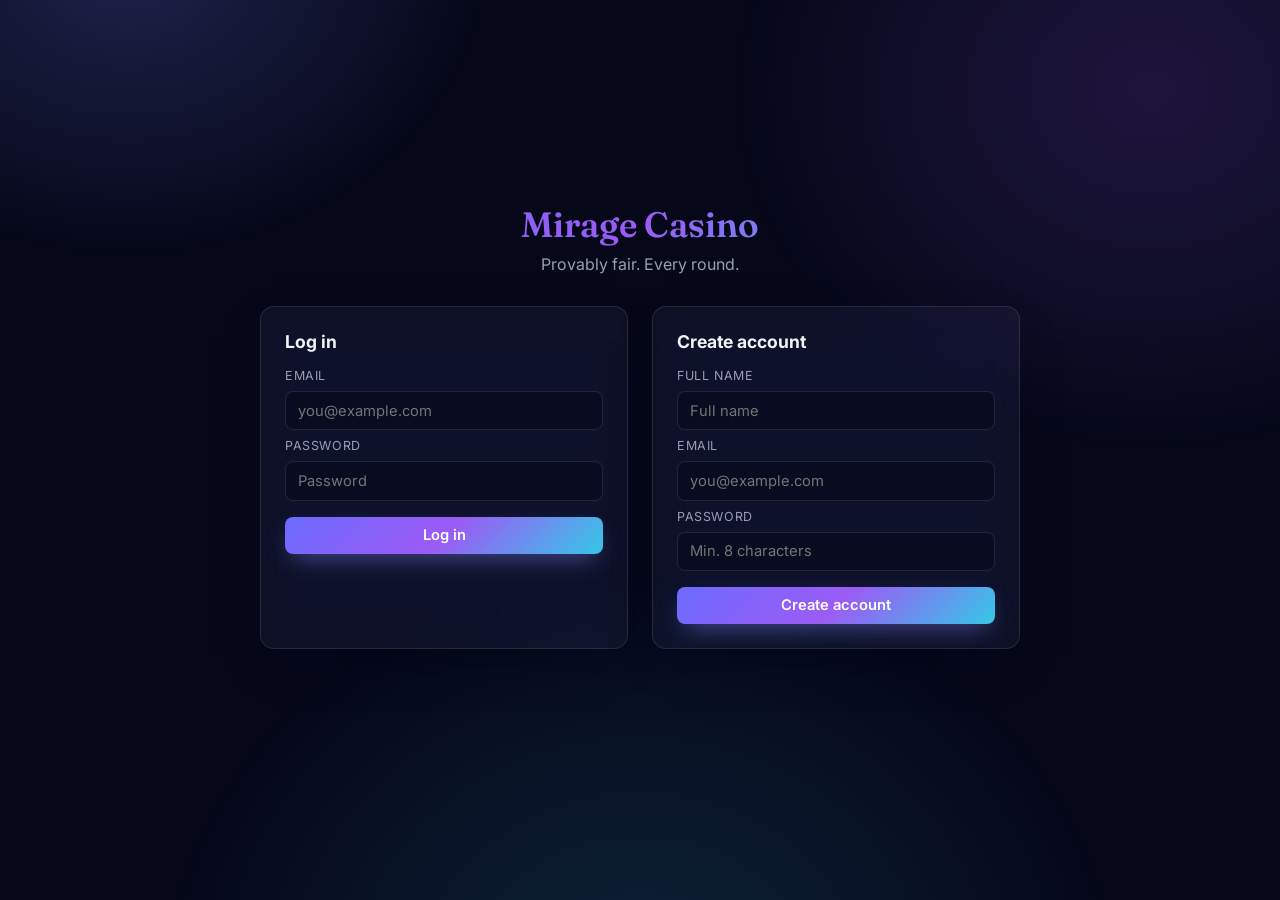
<file: frontend/index.html>
<!DOCTYPE html>
<html lang="en">
<head>
<meta charset="UTF-8">
<meta name="viewport" content="width=device-width, initial-scale=1.0">
<title>Mirage Casino</title>
<link rel="stylesheet" href="style.css">
<link rel="stylesheet" href="auth.css">
</head>
<body>
  <main class="auth-hero">
    <div class="auth-wrap">
      <div class="brand auth-brand">Mirage Casino</div>
      <p class="auth-tagline">Provably fair. Every round.</p>

      <section id="auth-forms" class="auth-forms">
        <form id="login-form" class="card auth-card">
          <h2>Log in</h2>
          <label for="login-email">Email</label>
          <input type="email" id="login-email" name="email" placeholder="you@example.com" required>
          <label for="login-password">Password</label>
          <input type="password" id="login-password" name="password" placeholder="Password" required>
          <button type="submit" class="btn-primary">Log in</button>
        </form>

        <form id="register-form" class="card auth-card">
          <h2>Create account</h2>
          <label for="register-name">Full name</label>
          <input type="text" id="register-name" name="name" placeholder="Full name" required>
          <label for="register-email">Email</label>
          <input type="email" id="register-email" name="email" placeholder="you@example.com" required>
          <label for="register-password">Password</label>
          <input type="password" id="register-password" name="password" placeholder="Min. 8 characters" required minlength="8">
          <button type="submit" class="btn-primary">Create account</button>
        </form>
      </section>

      <section id="dashboard" class="card auth-card" hidden>
        <h2>Welcome, <span id="user-name"></span></h2>
        <p class="eyebrow">Balance</p>
        <p class="num" id="balance" style="font-size: 1.8rem; font-weight: 700;"></p>
        <div class="auth-dashboard-links">
          <a class="btn btn-primary" href="/crash.html">Play Crash</a>
          <a class="btn btn-ghost" href="/mines.html">Mines</a>
          <a class="btn btn-ghost" href="/blackjack.html">Blackjack</a>
          <a class="btn btn-ghost" href="/crates.html">Crates</a>
          <a class="btn btn-ghost" href="/leaderboards.html">Leaderboards</a>
          <a class="btn btn-ghost" href="/profile.html">Profile</a>
        </div>
        <button id="logout-btn" class="btn-ghost">Log out</button>
      </section>

      <p id="message" class="message" role="status"></p>
    </div>
  </main>

  <script src="app.js"></script>
</body>
</html>
</file>
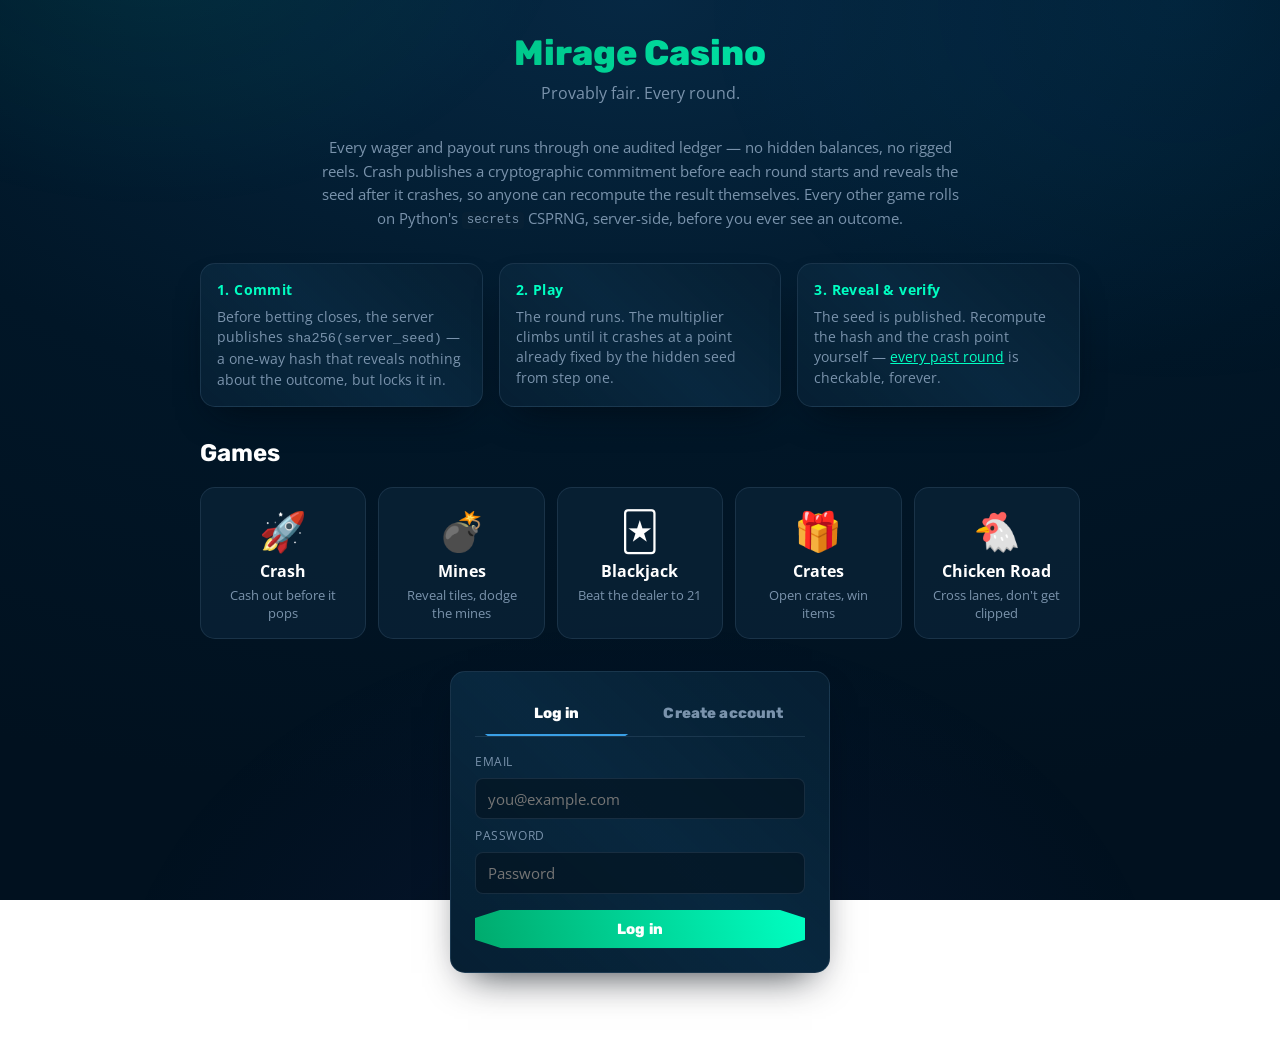
<file: backend/frontend/index.html>
<!DOCTYPE html>
<html lang="en">
<head>
<meta charset="UTF-8">
<meta name="viewport" content="width=device-width, initial-scale=1.0">
<title>Mirage Casino</title>
<link rel="stylesheet" href="style.css">
<link rel="stylesheet" href="auth.css">
</head>
<body>
  <main class="auth-hero">
    <div class="auth-wrap">

      <section id="landing" class="landing">
        <div class="brand auth-brand">Mirage Casino</div>
        <p class="auth-tagline">Provably fair. Every round.</p>
        <p class="landing-intro">
          Every wager and payout runs through one audited ledger — no hidden
          balances, no rigged reels. Crash publishes a cryptographic commitment
          before each round starts and reveals the seed after it crashes, so
          anyone can recompute the result themselves. Every other game rolls
          on Python's <code>secrets</code> CSPRNG, server-side, before you ever
          see an outcome.
        </p>

        <div class="fairness-grid">
          <div class="fairness-card card">
            <div class="fairness-step">1. Commit</div>
            <p>Before betting closes, the server publishes
              <code>sha256(server_seed)</code> — a one-way hash that reveals
              nothing about the outcome, but locks it in.</p>
          </div>
          <div class="fairness-card card">
            <div class="fairness-step">2. Play</div>
            <p>The round runs. The multiplier climbs until it crashes at a
              point already fixed by the hidden seed from step one.</p>
          </div>
          <div class="fairness-card card">
            <div class="fairness-step">3. Reveal &amp; verify</div>
            <p>The seed is published. Recompute the hash and the crash point
              yourself — <a href="/crash.html">every past round</a> is checkable,
              forever.</p>
          </div>
        </div>

        <h2 class="section-title landing-heading">Games</h2>
        <div class="game-lobby-grid">
          <div class="game-tile game-tile-preview">
            <div class="game-tile-icon">🚀</div>
            <div class="game-tile-name">Crash</div>
            <div class="game-tile-desc">Cash out before it pops</div>
          </div>
          <div class="game-tile game-tile-preview">
            <div class="game-tile-icon">💣</div>
            <div class="game-tile-name">Mines</div>
            <div class="game-tile-desc">Reveal tiles, dodge the mines</div>
          </div>
          <div class="game-tile game-tile-preview">
            <div class="game-tile-icon">🃏</div>
            <div class="game-tile-name">Blackjack</div>
            <div class="game-tile-desc">Beat the dealer to 21</div>
          </div>
          <div class="game-tile game-tile-preview">
            <div class="game-tile-icon">🎁</div>
            <div class="game-tile-name">Crates</div>
            <div class="game-tile-desc">Open crates, win items</div>
          </div>
          <div class="game-tile game-tile-preview">
            <div class="game-tile-icon">🐔</div>
            <div class="game-tile-name">Chicken Road</div>
            <div class="game-tile-desc">Cross lanes, don't get clipped</div>
          </div>
        </div>
      </section>

      <section id="auth-section" class="auth-section card">
        <div class="auth-tabs" role="tablist">
          <button type="button" class="auth-tab active" id="tab-login" role="tab" aria-selected="true">Log in</button>
          <button type="button" class="auth-tab" id="tab-register" role="tab" aria-selected="false">Create account</button>
        </div>

        <form id="login-form" class="auth-panel">
          <label for="login-email">Email</label>
          <input type="email" id="login-email" name="email" placeholder="you@example.com" required>
          <label for="login-password">Password</label>
          <input type="password" id="login-password" name="password" placeholder="Password" required>
          <button type="submit" class="btn-primary">Log in</button>
        </form>

        <form id="register-form" class="auth-panel" hidden>
          <label for="register-name">Full name</label>
          <input type="text" id="register-name" name="name" placeholder="Full name" required>
          <label for="register-email">Email</label>
          <input type="email" id="register-email" name="email" placeholder="you@example.com" required>
          <label for="register-password">Password</label>
          <input type="password" id="register-password" name="password" placeholder="Min. 8 characters" required minlength="8">
          <button type="submit" class="btn-primary">Create account</button>
        </form>
      </section>

      <section id="dashboard" class="card auth-card lobby-card" hidden>
        <h2>Welcome, <span id="user-name"></span></h2>
        <p class="eyebrow">Balance</p>
        <p class="num" id="balance" style="font-size: 1.8rem; font-weight: 700;"></p>

        <h3 class="section-title lobby-heading">Choose a game</h3>
        <div class="game-lobby-grid">
          <a class="game-tile" href="/crash.html">
            <div class="game-tile-icon">🚀</div>
            <div class="game-tile-name">Crash</div>
            <div class="game-tile-desc">Cash out before it pops</div>
          </a>
          <a class="game-tile" href="/mines.html">
            <div class="game-tile-icon">💣</div>
            <div class="game-tile-name">Mines</div>
            <div class="game-tile-desc">Reveal tiles, dodge the mines</div>
          </a>
          <a class="game-tile" href="/blackjack.html">
            <div class="game-tile-icon">🃏</div>
            <div class="game-tile-name">Blackjack</div>
            <div class="game-tile-desc">Beat the dealer to 21</div>
          </a>
          <a class="game-tile" href="/crates.html">
            <div class="game-tile-icon">🎁</div>
            <div class="game-tile-name">Crates</div>
            <div class="game-tile-desc">Open crates, win items</div>
          </a>
          <a class="game-tile" href="/chicken.html">
            <div class="game-tile-icon">🐔</div>
            <div class="game-tile-name">Chicken Road</div>
            <div class="game-tile-desc">Cross lanes, don't get clipped</div>
          </a>
        </div>

        <div class="lobby-footer">
          <a class="btn-ghost" href="/leaderboards.html">Leaderboards</a>
          <a class="btn-ghost" href="/profile.html">Profile</a>
          <button id="logout-btn" class="btn-ghost">Log out</button>
        </div>
      </section>

      <p id="message" class="message" role="status"></p>
    </div>
  </main>

  <script src="app.js"></script>
</body>
</html>
</file>
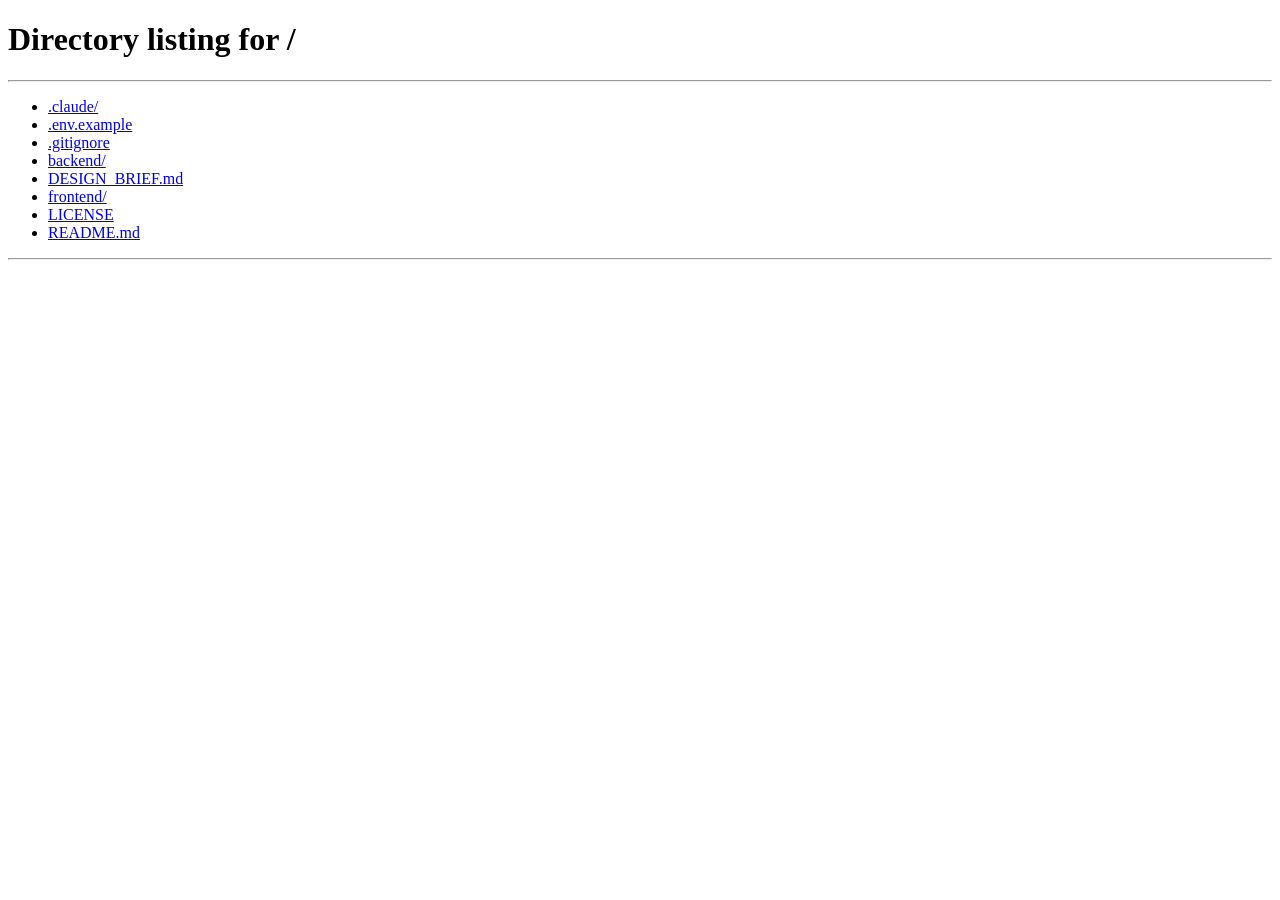
<file: frontend/blackjack.html>
<!DOCTYPE html>
<html lang="en">
<head>
<meta charset="UTF-8">
<meta name="viewport" content="width=device-width, initial-scale=1.0">
<title>Blackjack — Mirage Casino</title>
<link rel="stylesheet" href="style.css">
<link rel="stylesheet" href="blackjack.css">
</head>
<body>
  <div class="app-shell">
    <aside class="sidebar">
      <a href="/" class="brand">Mirage Casino</a>
      <div class="balance-pill">
        <div class="label">Balance</div>
        <div class="value num" id="sidebar-balance">—</div>
      </div>
      <nav class="nav-links">
        <a href="/crash.html">Crash</a>
        <a href="/mines.html">Mines</a>
        <a href="/blackjack.html">Blackjack</a>
        <a href="/crates.html">Crates</a>
        <a href="/leaderboards.html">Leaderboards</a>
        <a href="/profile.html">Profile</a>
      </nav>
      <div class="sidebar-footer">
        <span id="sidebar-name"></span>
        <button class="btn-ghost" id="sidebar-logout">Log out</button>
      </div>
    </aside>

    <main class="content">
      <h1>Blackjack</h1>
      <p class="eyebrow">Dealer stands on all 17s</p>

      <div class="card bj-board">
        <div class="bj-controls">
          <div>
            <label for="bet-amount">Bet (cents)</label>
            <input type="number" id="bet-amount" min="100" value="1000">
          </div>
          <button id="start-btn" class="btn-primary">Deal</button>
        </div>

        <section class="bj-section">
          <h2>Dealer</h2>
          <div id="dealer-hand" class="bj-hand"></div>
        </section>

        <section id="hands-container" class="bj-hands"></section>

        <div class="bj-actions">
          <button id="hit-btn" disabled>Hit</button>
          <button id="stand-btn" disabled>Stand</button>
          <button id="double-btn" disabled>Double</button>
          <button id="split-btn" disabled>Split</button>
          <button id="insure-yes-btn" class="btn-gold" disabled>Buy insurance</button>
          <button id="insure-no-btn" class="btn-ghost" disabled>Decline insurance</button>
        </div>

        <p id="bj-message" class="message" role="status"></p>
      </div>
    </main>
  </div>

  <script src="shell.js"></script>
  <script src="blackjack.js"></script>
</body>
</html>
</file>
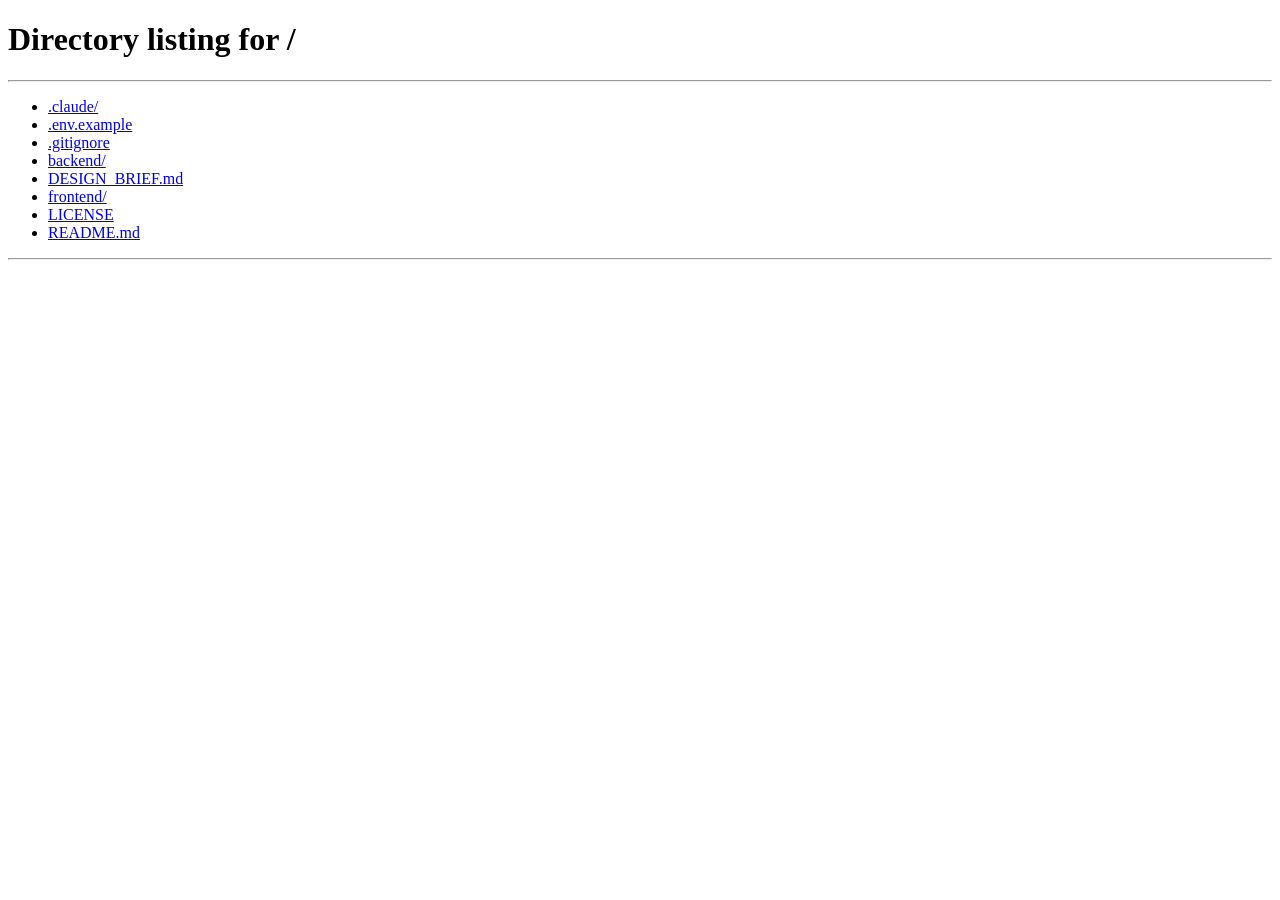
<file: frontend/crash.html>
<!DOCTYPE html>
<html lang="en">
<head>
<meta charset="UTF-8">
<meta name="viewport" content="width=device-width, initial-scale=1.0">
<title>Crash — Mirage Casino</title>
<link rel="stylesheet" href="style.css">
<link rel="stylesheet" href="crash.css">
</head>
<body>
  <div class="app-shell">
    <aside class="sidebar">
      <a href="/" class="brand">Mirage Casino</a>
      <div class="balance-pill">
        <div class="label">Balance</div>
        <div class="value num" id="sidebar-balance">—</div>
      </div>
      <nav class="nav-links">
        <a href="/crash.html">Crash</a>
        <a href="/mines.html">Mines</a>
        <a href="/blackjack.html">Blackjack</a>
        <a href="/crates.html">Crates</a>
        <a href="/leaderboards.html">Leaderboards</a>
        <a href="/profile.html">Profile</a>
      </nav>
      <div class="sidebar-footer">
        <span id="sidebar-name"></span>
        <button class="btn-ghost" id="sidebar-logout">Log out</button>
      </div>
    </aside>

    <main class="content">
      <h1>Crash</h1>
      <p class="eyebrow">Shared live round · provably fair</p>

      <div class="crash-layout">
        <section class="card crash-board">
          <div id="multiplier" class="multiplier num">1.00x</div>
          <div id="phase-banner" class="phase-banner"></div>
          <div class="bet-controls">
            <div>
              <label for="bet-amount">Bet (cents)</label>
              <input type="number" id="bet-amount" min="100" value="1000">
            </div>
            <div>
              <label for="auto-cashout">Auto cashout (×)</label>
              <input type="number" id="auto-cashout" placeholder="optional" min="1.01" step="0.01">
            </div>
            <button id="bet-btn" class="btn-primary">Place bet</button>
            <button id="cashout-btn" class="btn-gold" disabled>Cash out</button>
          </div>
          <p id="crash-message" class="message" role="status"></p>

          <div class="crash-history">
            <h2>Recent crashes</h2>
            <ul id="recent-crashes" class="chip-row"></ul>
          </div>
        </section>

        <section class="crash-side">
          <div class="card side-panel">
            <h2>Players this round</h2>
            <ul id="player-list" class="row-list"></ul>
          </div>
          <div class="card side-panel">
            <h2>Provably fair</h2>
            <p class="fair-row">Hash <code id="seed-hash">—</code></p>
            <p id="seed-reveal" class="fair-row"></p>
          </div>
        </section>
      </div>
    </main>
  </div>

  <script src="shell.js"></script>
  <script src="crash.js"></script>
</body>
</html>
</file>
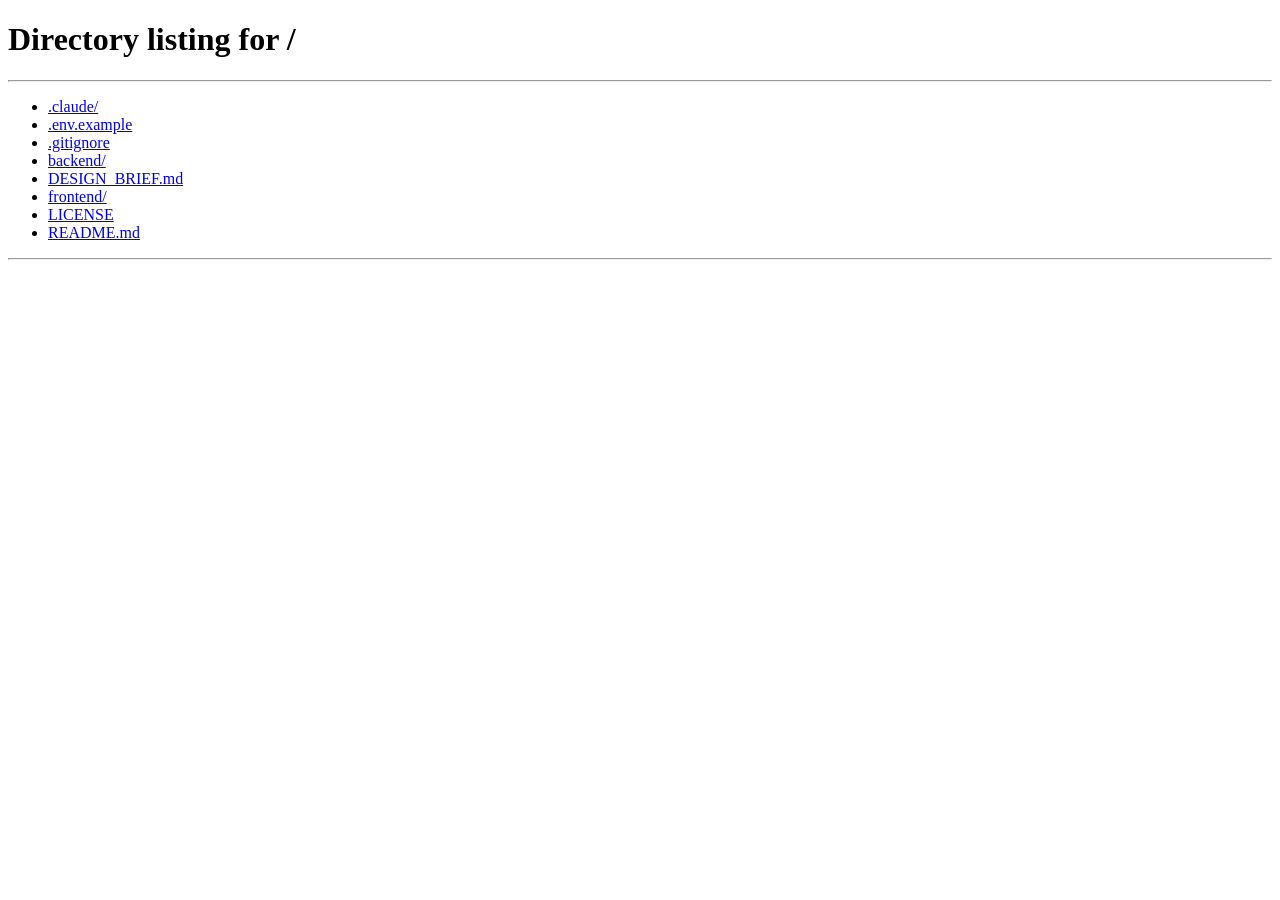
<file: frontend/crates.html>
<!DOCTYPE html>
<html lang="en">
<head>
<meta charset="UTF-8">
<meta name="viewport" content="width=device-width, initial-scale=1.0">
<title>Crates — Mirage Casino</title>
<link rel="stylesheet" href="style.css">
<link rel="stylesheet" href="crates.css">
</head>
<body>
  <div class="app-shell">
    <aside class="sidebar">
      <a href="/" class="brand">Mirage Casino</a>
      <div class="balance-pill">
        <div class="label">Balance</div>
        <div class="value num" id="sidebar-balance">—</div>
      </div>
      <nav class="nav-links">
        <a href="/crash.html">Crash</a>
        <a href="/mines.html">Mines</a>
        <a href="/blackjack.html">Blackjack</a>
        <a href="/crates.html">Crates</a>
        <a href="/leaderboards.html">Leaderboards</a>
        <a href="/profile.html">Profile</a>
      </nav>
      <div class="sidebar-footer">
        <span id="sidebar-name"></span>
        <button class="btn-ghost" id="sidebar-logout">Log out</button>
      </div>
    </aside>

    <main class="content">
      <h1>Crates</h1>
      <p class="eyebrow">Odds are exact — no "rare!", just the real percentage</p>

      <section>
        <h2 class="section-title">Available crates</h2>
        <div id="crate-list" class="crate-grid"></div>
      </section>

      <p id="crates-message" class="message" role="status"></p>

      <section>
        <h2 class="section-title">Your inventory</h2>
        <div id="inventory-list" class="crate-grid"></div>
      </section>
    </main>
  </div>

  <script src="shell.js"></script>
  <script src="crates.js"></script>
</body>
</html>
</file>
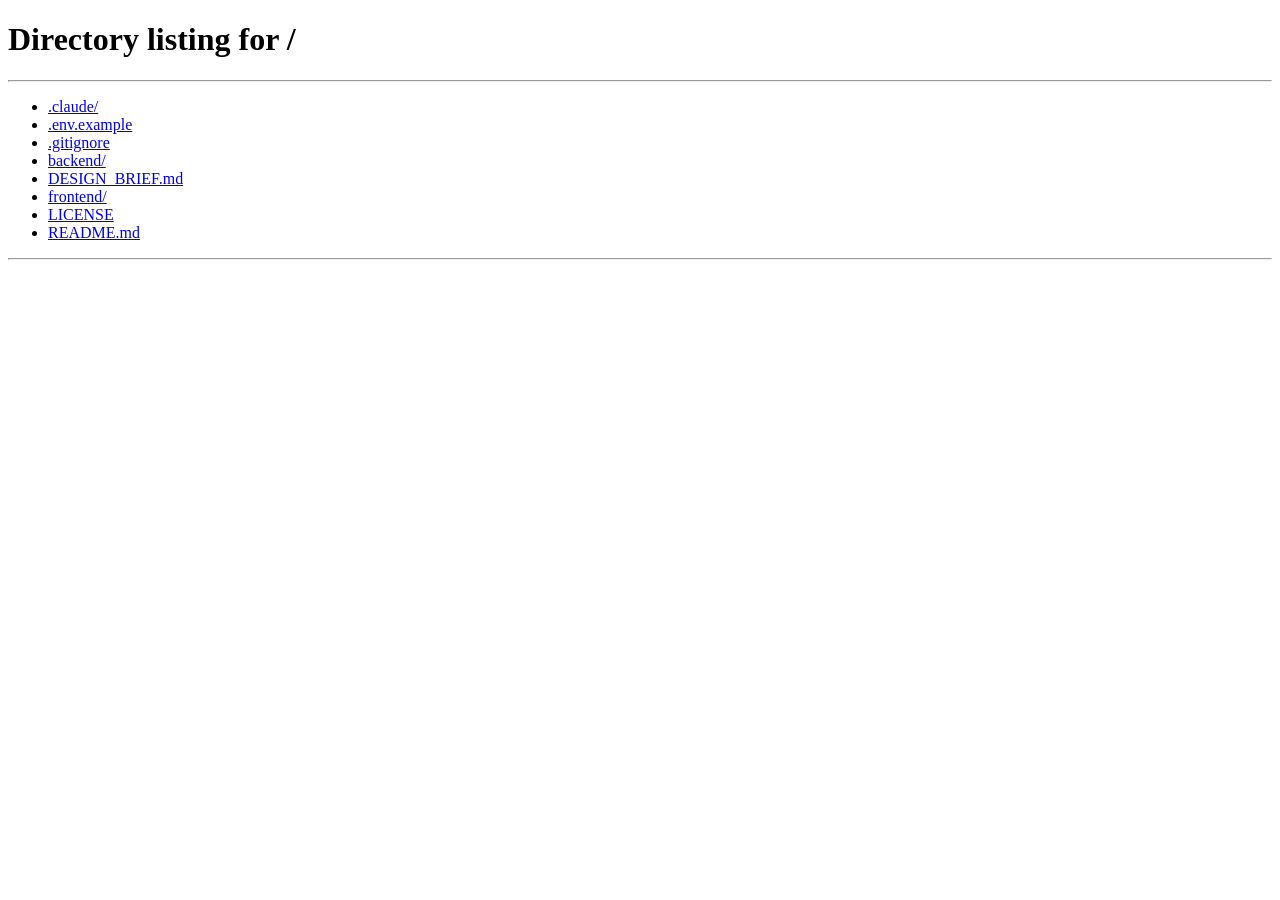
<file: frontend/leaderboards.html>
<!DOCTYPE html>
<html lang="en">
<head>
<meta charset="UTF-8">
<meta name="viewport" content="width=device-width, initial-scale=1.0">
<title>Leaderboards — Mirage Casino</title>
<link rel="stylesheet" href="style.css">
<link rel="stylesheet" href="leaderboards.css">
</head>
<body>
  <div class="app-shell">
    <aside class="sidebar">
      <a href="/" class="brand">Mirage Casino</a>
      <div class="balance-pill">
        <div class="label">Balance</div>
        <div class="value num" id="sidebar-balance">—</div>
      </div>
      <nav class="nav-links">
        <a href="/crash.html">Crash</a>
        <a href="/mines.html">Mines</a>
        <a href="/blackjack.html">Blackjack</a>
        <a href="/crates.html">Crates</a>
        <a href="/leaderboards.html">Leaderboards</a>
        <a href="/profile.html">Profile</a>
      </nav>
      <div class="sidebar-footer">
        <span id="sidebar-name"></span>
        <button class="btn-ghost" id="sidebar-logout">Log out</button>
      </div>
    </aside>

    <main class="content">
      <h1>Leaderboards</h1>
      <p class="eyebrow">Rankings across every game</p>

      <select id="board-select">
        <option value="richest">Richest Players</option>
        <option value="biggest-win">Biggest Win</option>
        <option value="most-profit">Most Profit</option>
        <option value="most-wagered">Most Wagered</option>
        <option value="most-games-played">Most Games Played</option>
        <option value="biggest-crash-cashout">Biggest Crash Cashout</option>
        <option value="most-legendary-items">Most Legendary Items</option>
        <option value="daily-winners">Daily Winners</option>
        <option value="weekly-winners">Weekly Winners</option>
        <option value="monthly-winners">Monthly Winners</option>
      </select>

      <div class="card board-card">
        <ol id="board-list" class="board-list"></ol>
      </div>
    </main>
  </div>

  <script src="shell.js"></script>
  <script src="leaderboards.js"></script>
</body>
</html>
</file>
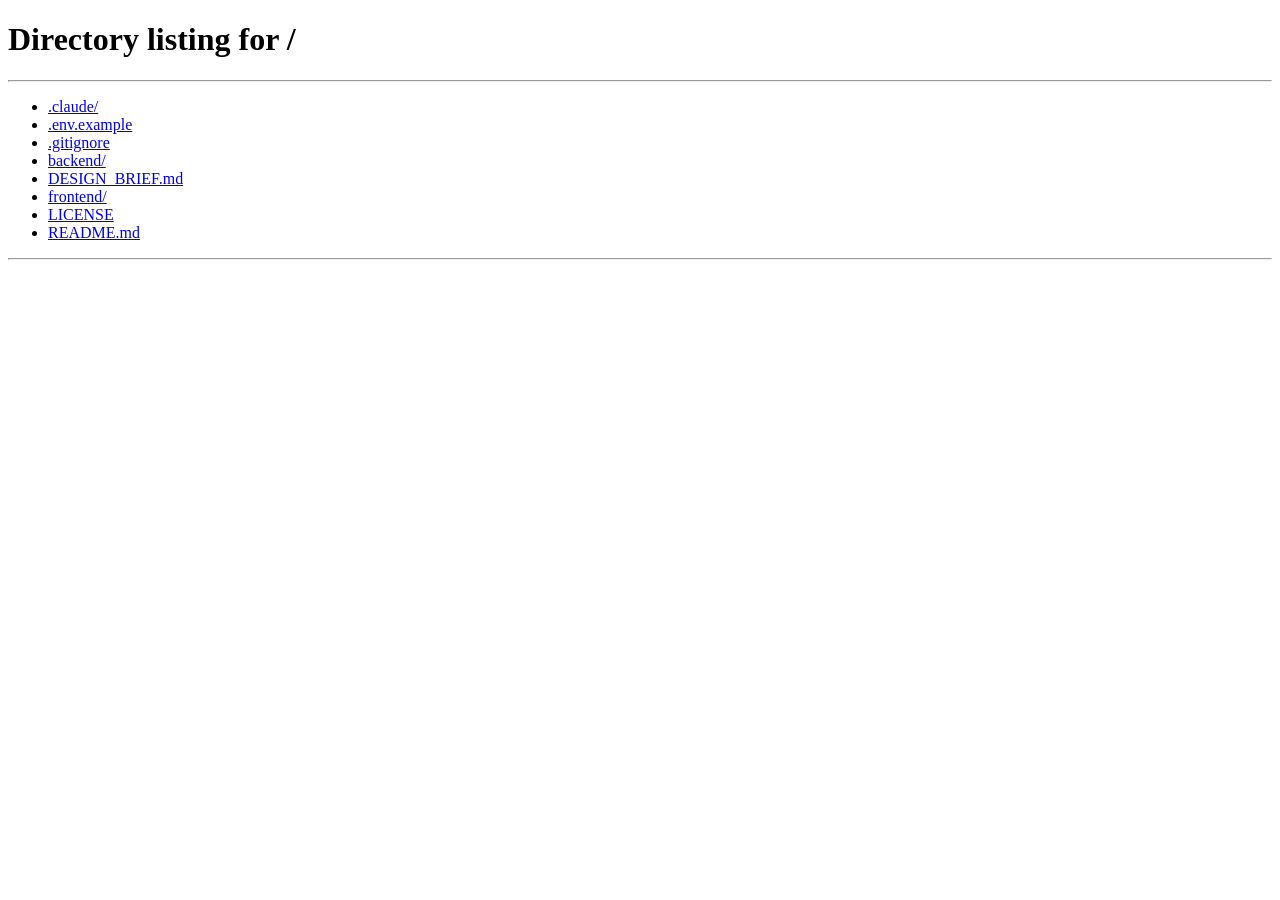
<file: frontend/mines.html>
<!DOCTYPE html>
<html lang="en">
<head>
<meta charset="UTF-8">
<meta name="viewport" content="width=device-width, initial-scale=1.0">
<title>Mines — Mirage Casino</title>
<link rel="stylesheet" href="style.css">
<link rel="stylesheet" href="mines.css">
</head>
<body>
  <div class="app-shell">
    <aside class="sidebar">
      <a href="/" class="brand">Mirage Casino</a>
      <div class="balance-pill">
        <div class="label">Balance</div>
        <div class="value num" id="sidebar-balance">—</div>
      </div>
      <nav class="nav-links">
        <a href="/crash.html">Crash</a>
        <a href="/mines.html">Mines</a>
        <a href="/blackjack.html">Blackjack</a>
        <a href="/crates.html">Crates</a>
        <a href="/leaderboards.html">Leaderboards</a>
        <a href="/profile.html">Profile</a>
      </nav>
      <div class="sidebar-footer">
        <span id="sidebar-name"></span>
        <button class="btn-ghost" id="sidebar-logout">Log out</button>
      </div>
    </aside>

    <main class="content">
      <h1>Mines</h1>
      <p class="eyebrow">Reveal safe tiles, cash out any time</p>

      <div class="card mines-board">
        <div class="mines-controls">
          <div>
            <label for="bet-amount">Bet (cents)</label>
            <input type="number" id="bet-amount" min="100" value="1000">
          </div>
          <div>
            <label for="mine-count">Mines</label>
            <input type="number" id="mine-count" min="1" max="24" value="3">
          </div>
          <button id="start-btn" class="btn-primary">Start round</button>
          <button id="cashout-btn" class="btn-gold" disabled>Cash out</button>
        </div>

        <p class="mines-multiplier">Multiplier <strong id="multiplier" class="num">1.00x</strong></p>
        <p id="mines-message" class="message" role="status"></p>
        <div id="grid" class="mines-grid"></div>
      </div>
    </main>
  </div>

  <script src="shell.js"></script>
  <script src="mines.js"></script>
</body>
</html>
</file>
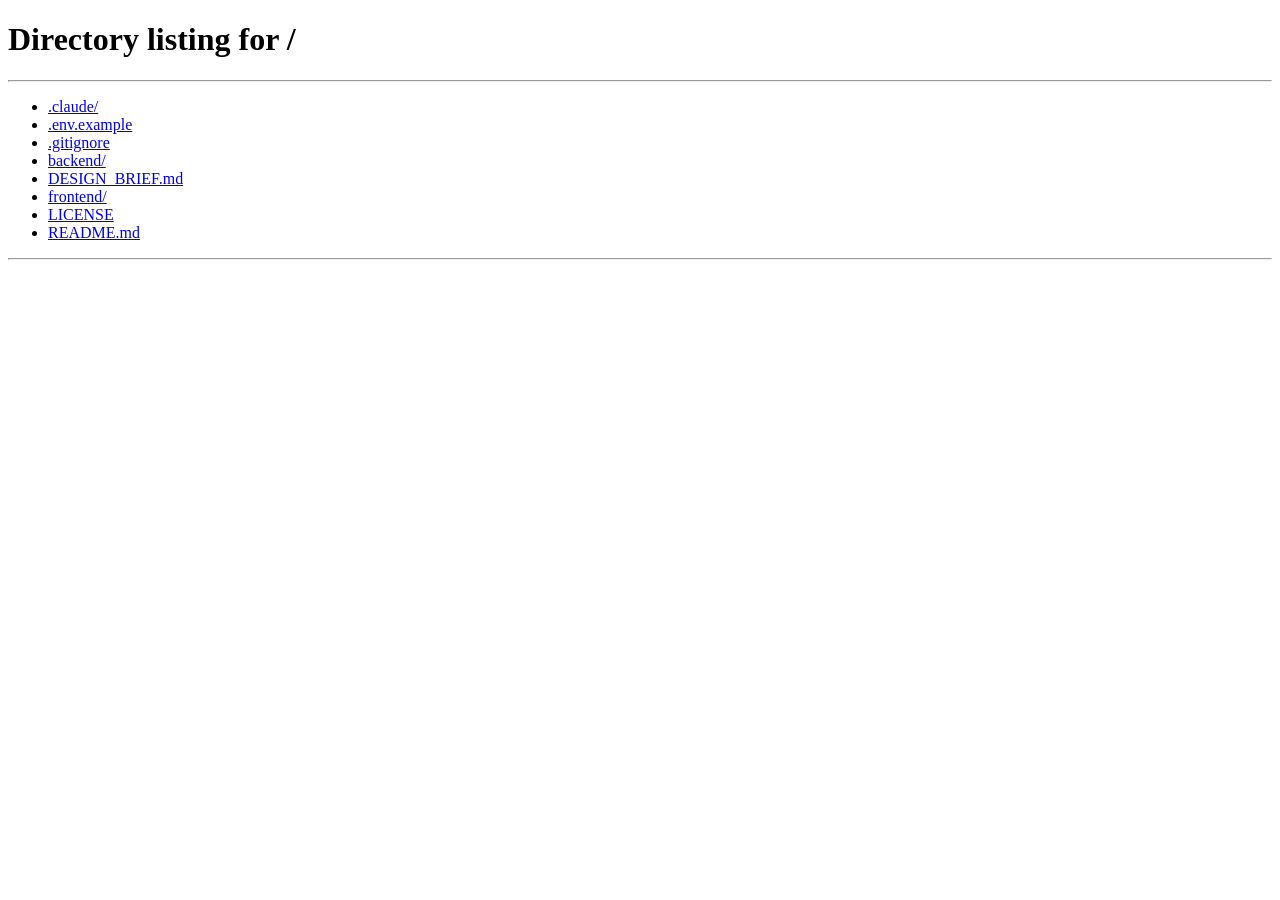
<file: frontend/profile.html>
<!DOCTYPE html>
<html lang="en">
<head>
<meta charset="UTF-8">
<meta name="viewport" content="width=device-width, initial-scale=1.0">
<title>Profile — Mirage Casino</title>
<link rel="stylesheet" href="style.css">
<link rel="stylesheet" href="profile.css">
</head>
<body>
  <div class="app-shell">
    <aside class="sidebar">
      <a href="/" class="brand">Mirage Casino</a>
      <div class="balance-pill">
        <div class="label">Balance</div>
        <div class="value num" id="sidebar-balance">—</div>
      </div>
      <nav class="nav-links">
        <a href="/crash.html">Crash</a>
        <a href="/mines.html">Mines</a>
        <a href="/blackjack.html">Blackjack</a>
        <a href="/crates.html">Crates</a>
        <a href="/leaderboards.html">Leaderboards</a>
        <a href="/profile.html">Profile</a>
      </nav>
      <div class="sidebar-footer">
        <span id="sidebar-name"></span>
        <button class="btn-ghost" id="sidebar-logout">Log out</button>
      </div>
    </aside>

    <main class="content">
      <h1 id="profile-name">Profile</h1>
      <p class="eyebrow">Statistics &amp; achievements</p>

      <h2 class="section-title">Statistics</h2>
      <div id="stats-grid" class="stats-grid"></div>

      <h2 class="section-title">Achievements</h2>
      <div id="achievements-list" class="achievements-grid"></div>
    </main>
  </div>

  <script src="shell.js"></script>
  <script src="profile.js"></script>
</body>
</html>
</file>
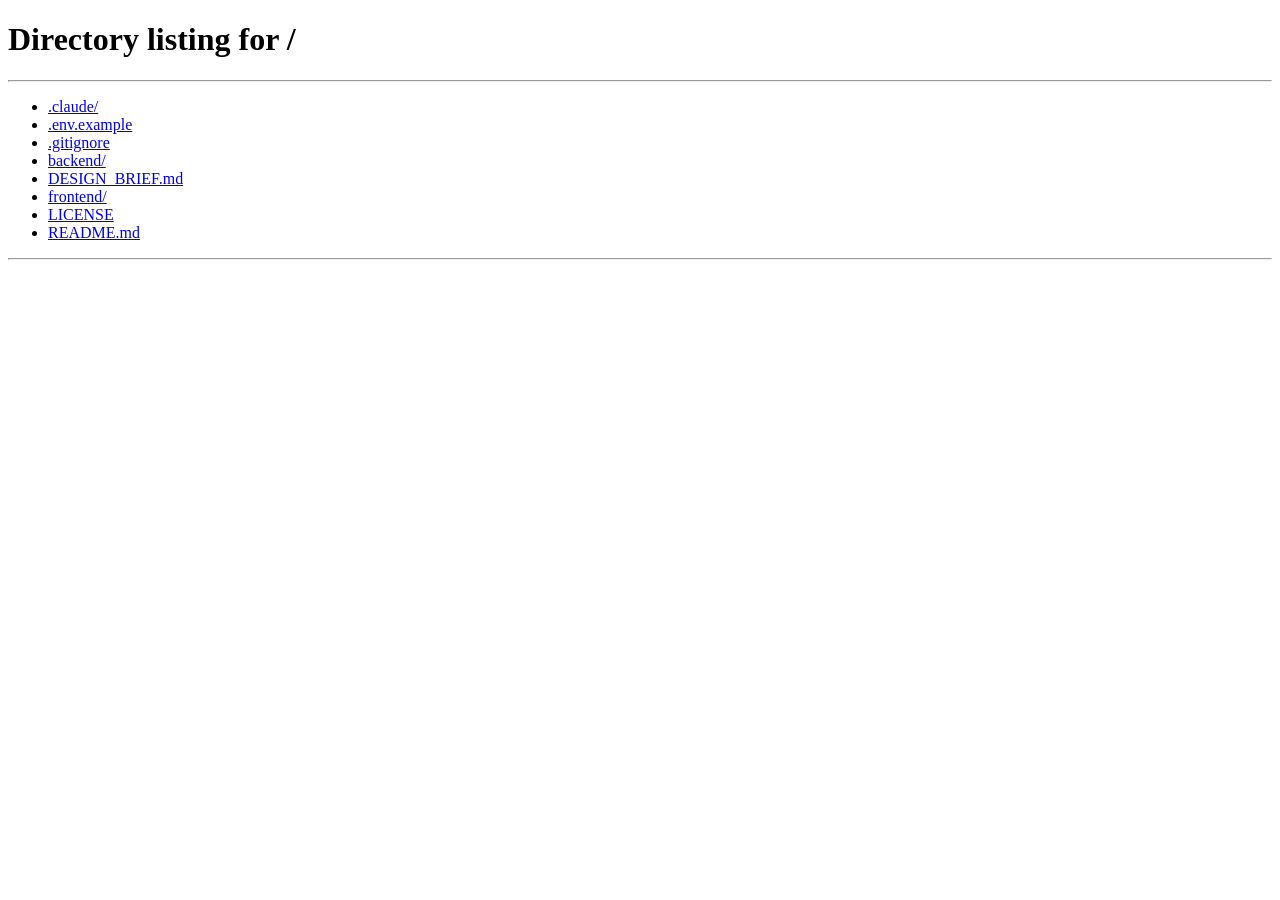
<file: backend/frontend/blackjack.html>
<!DOCTYPE html>
<html lang="en">
<head>
<meta charset="UTF-8">
<meta name="viewport" content="width=device-width, initial-scale=1.0">
<title>Blackjack — Mirage Casino</title>
<link rel="stylesheet" href="style.css">
<link rel="stylesheet" href="blackjack.css">
</head>
<body>
  <div class="app-shell">
    <aside class="sidebar">
      <a href="/" class="brand">Mirage Casino</a>
      <div class="balance-pill">
        <div class="label">Balance</div>
        <div class="value num" id="sidebar-balance">—</div>
      </div>
      <nav class="nav-links">
        <a href="/crash.html" class="nav-link"><span class="nav-icon">🚀</span>Crash</a>
        <a href="/mines.html" class="nav-link"><span class="nav-icon">💣</span>Mines</a>
        <a href="/blackjack.html" class="nav-link"><span class="nav-icon">🃏</span>Blackjack</a>
        <a href="/crates.html" class="nav-link"><span class="nav-icon">🎁</span>Crates</a>
        <a href="/chicken.html" class="nav-link"><span class="nav-icon">🐔</span>Chicken Road</a>
      </nav>
      <div class="sidebar-footer">
        <a href="/leaderboards.html" class="nav-link footer-link">Leaderboards</a>
        <a href="/profile.html" class="nav-link footer-link">Profile</a>
        <span id="sidebar-name"></span>
        <button class="btn-ghost" id="sidebar-logout">Log out</button>
      </div>
    </aside>

    <main class="content">
      <h1>Blackjack</h1>
      <p class="eyebrow">Dealer stands on all 17s</p>

      <div class="card bj-board">
        <div class="bj-controls">
          <div>
            <label for="bet-amount">Bet (€)</label>
            <input type="number" id="bet-amount" min="1" step="0.01" value="10.00">
          </div>
          <button id="start-btn" class="btn-primary">Deal</button>
        </div>

        <section class="bj-section">
          <h2>Dealer <span id="dealer-value" class="hand-value"></span></h2>
          <div id="dealer-hand" class="bj-hand"></div>
        </section>

        <section id="hands-container" class="bj-hands"></section>

        <div class="bj-actions">
          <button id="hit-btn" disabled>Hit</button>
          <button id="stand-btn" disabled>Stand</button>
          <button id="double-btn" disabled title="Double your bet, draw exactly one more card, then stand">Double</button>
          <button id="split-btn" disabled title="Split two matching cards into two separate hands, each with its own bet">Split</button>
          <button id="insure-yes-btn" class="btn-gold" disabled title="Side bet (half your original bet) that pays 3x if the dealer has blackjack — only offered when the dealer shows an Ace">Buy insurance</button>
          <button id="insure-no-btn" class="btn-ghost" disabled>Decline insurance</button>
        </div>

        <p id="bj-message" class="message" role="status"></p>
      </div>
    </main>
  </div>

  <script src="shell.js"></script>
  <script src="blackjack.js"></script>
</body>
</html>
</file>
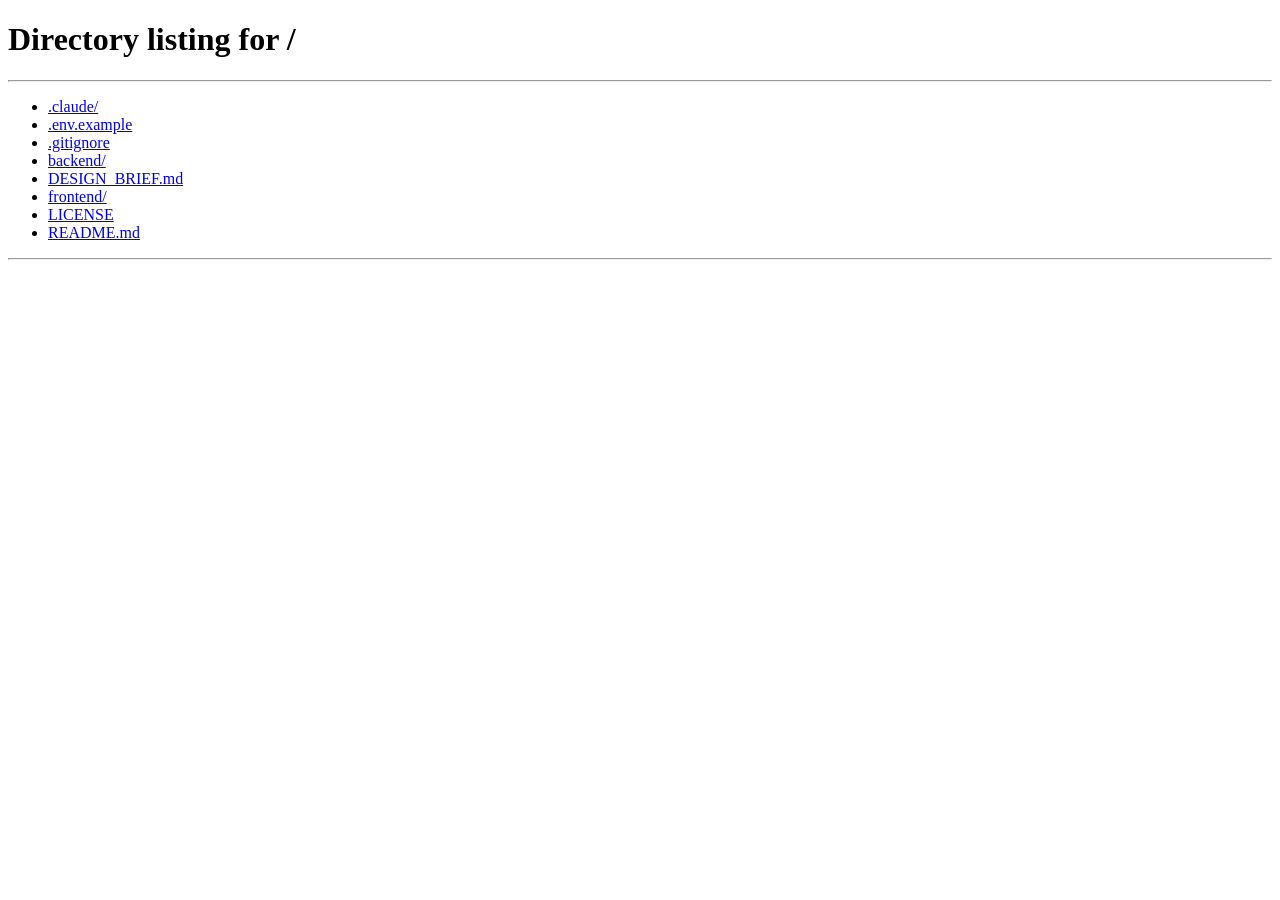
<file: backend/frontend/chicken.html>
<!DOCTYPE html>
<html lang="en">
<head>
<meta charset="UTF-8">
<meta name="viewport" content="width=device-width, initial-scale=1.0">
<title>Chicken Road — Mirage Casino</title>
<link rel="stylesheet" href="style.css">
<link rel="stylesheet" href="chicken.css">
</head>
<body>
  <div class="app-shell">
    <aside class="sidebar">
      <a href="/" class="brand">Mirage Casino</a>
      <div class="balance-pill">
        <div class="label">Balance</div>
        <div class="value num" id="sidebar-balance">—</div>
      </div>
      <nav class="nav-links">
        <a href="/crash.html" class="nav-link"><span class="nav-icon">🚀</span>Crash</a>
        <a href="/mines.html" class="nav-link"><span class="nav-icon">💣</span>Mines</a>
        <a href="/blackjack.html" class="nav-link"><span class="nav-icon">🃏</span>Blackjack</a>
        <a href="/crates.html" class="nav-link"><span class="nav-icon">🎁</span>Crates</a>
        <a href="/chicken.html" class="nav-link"><span class="nav-icon">🐔</span>Chicken Road</a>
      </nav>
      <div class="sidebar-footer">
        <a href="/leaderboards.html" class="nav-link footer-link">Leaderboards</a>
        <a href="/profile.html" class="nav-link footer-link">Profile</a>
        <span id="sidebar-name"></span>
        <button class="btn-ghost" id="sidebar-logout">Log out</button>
      </div>
    </aside>

    <main class="content">
      <h1>Chicken Road</h1>
      <p class="eyebrow">Cross as many lanes as you dare, cash out any time</p>

      <div class="card chicken-board">
        <div class="chicken-controls">
          <div>
            <label for="bet-amount">Bet (€)</label>
            <input type="number" id="bet-amount" min="1" step="0.01" value="10.00">
          </div>
          <div class="difficulty-selector" id="difficulty-selector" role="group" aria-label="Difficulty">
            <span class="qty-label">Difficulty</span>
            <button type="button" class="qty-btn" data-difficulty="easy">Easy</button>
            <button type="button" class="qty-btn active" data-difficulty="medium">Medium</button>
            <button type="button" class="qty-btn" data-difficulty="hard">Hard</button>
            <button type="button" class="qty-btn" data-difficulty="daredevil">Daredevil</button>
          </div>
          <button id="start-btn" class="btn-primary">Start round</button>
          <button id="cross-btn" class="btn-primary" disabled>Cross</button>
          <button id="cashout-btn" class="btn-gold" disabled>Cash out</button>
        </div>

        <p class="chicken-multiplier">
          Multiplier <strong id="multiplier" class="num">1.00x</strong>
          <span id="next-multiplier-wrap" hidden>· next lane <strong id="next-multiplier" class="num">—</strong></span>
        </p>
        <p id="chicken-message" class="message" role="status"></p>
        <div id="road" class="chicken-road"></div>
      </div>
    </main>
  </div>

  <script src="shell.js"></script>
  <script src="chicken.js"></script>
</body>
</html>
</file>
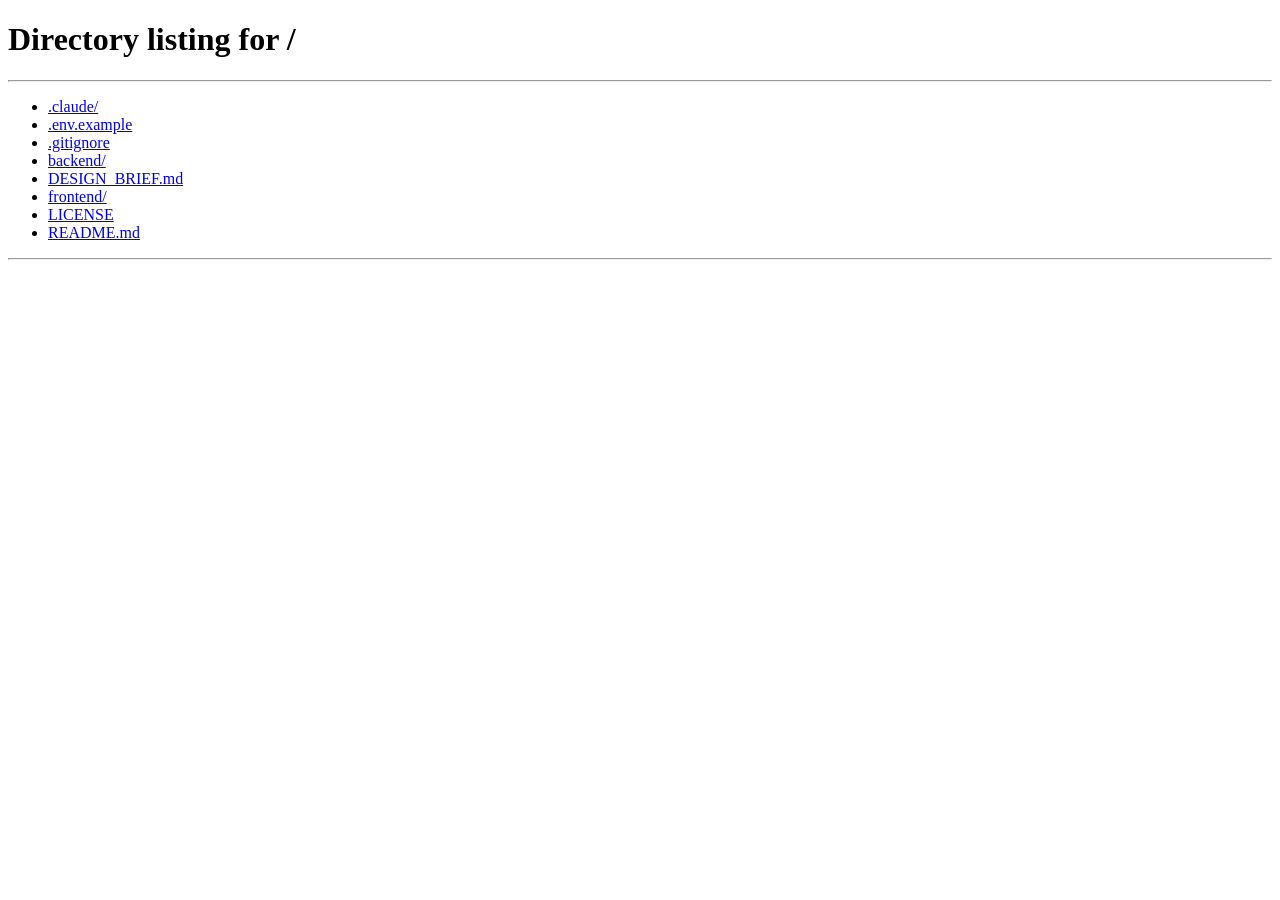
<file: backend/frontend/crash.html>
<!DOCTYPE html>
<html lang="en">
<head>
<meta charset="UTF-8">
<meta name="viewport" content="width=device-width, initial-scale=1.0">
<title>Crash — Mirage Casino</title>
<link rel="stylesheet" href="style.css">
<link rel="stylesheet" href="crash.css">
</head>
<body>
  <div class="app-shell">
    <aside class="sidebar">
      <a href="/" class="brand">Mirage Casino</a>
      <div class="balance-pill">
        <div class="label">Balance</div>
        <div class="value num" id="sidebar-balance">—</div>
      </div>
      <nav class="nav-links">
        <a href="/crash.html" class="nav-link"><span class="nav-icon">🚀</span>Crash</a>
        <a href="/mines.html" class="nav-link"><span class="nav-icon">💣</span>Mines</a>
        <a href="/blackjack.html" class="nav-link"><span class="nav-icon">🃏</span>Blackjack</a>
        <a href="/crates.html" class="nav-link"><span class="nav-icon">🎁</span>Crates</a>
        <a href="/chicken.html" class="nav-link"><span class="nav-icon">🐔</span>Chicken Road</a>
      </nav>
      <div class="sidebar-footer">
        <a href="/leaderboards.html" class="nav-link footer-link">Leaderboards</a>
        <a href="/profile.html" class="nav-link footer-link">Profile</a>
        <span id="sidebar-name"></span>
        <button class="btn-ghost" id="sidebar-logout">Log out</button>
      </div>
    </aside>

    <main class="content">
      <h1>Crash</h1>
      <p class="eyebrow">Shared live round · provably fair</p>

      <div class="crash-layout">
        <section class="card crash-board">
          <div id="multiplier" class="multiplier num">1.00x</div>
          <svg id="crash-graph" class="crash-graph" viewBox="0 0 300 100" preserveAspectRatio="none">
            <defs>
              <linearGradient id="crash-graph-grad" x1="0" y1="0" x2="1" y2="0">
                <stop offset="0%" stop-color="#00aa6d" />
                <stop offset="100%" stop-color="#00ffc2" />
              </linearGradient>
            </defs>
            <polyline id="crash-line" points="" />
          </svg>
          <div id="phase-banner" class="phase-banner"></div>
          <div class="bet-controls">
            <div>
              <label for="bet-amount">Bet (€)</label>
              <input type="number" id="bet-amount" min="1" step="0.01" value="10.00">
            </div>
            <div>
              <label for="auto-cashout">Auto cashout (×)</label>
              <input type="number" id="auto-cashout" placeholder="optional" min="1.01" step="0.01">
            </div>
            <button id="bet-btn" class="btn-primary">Place bet</button>
            <button id="cashout-btn" class="btn-gold" disabled>Cash out</button>
          </div>
          <p id="crash-message" class="message" role="status"></p>

          <div class="crash-history">
            <h2>Recent crashes</h2>
            <ul id="recent-crashes" class="chip-row"></ul>
          </div>
        </section>

        <section class="crash-side">
          <div class="card side-panel">
            <h2>Players this round</h2>
            <ul id="player-list" class="row-list"></ul>
          </div>
          <div class="card side-panel">
            <h2>Provably fair</h2>
            <p class="fair-row">Hash <code id="seed-hash">—</code></p>
            <p id="seed-reveal" class="fair-row"></p>
          </div>
        </section>
      </div>
    </main>
  </div>

  <script src="shell.js"></script>
  <script src="crash.js"></script>
</body>
</html>
</file>
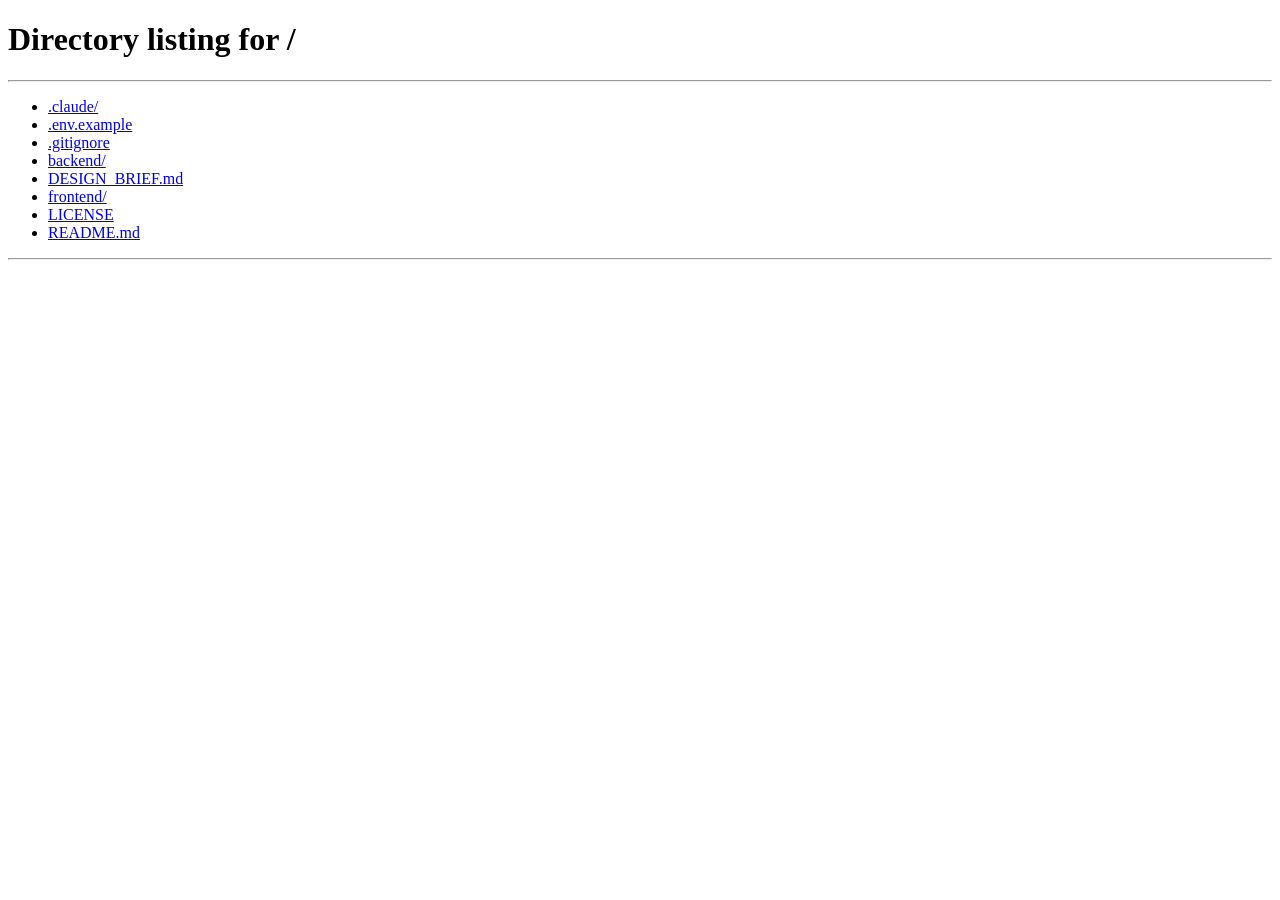
<file: backend/frontend/crates.html>
<!DOCTYPE html>
<html lang="en">
<head>
<meta charset="UTF-8">
<meta name="viewport" content="width=device-width, initial-scale=1.0">
<title>Crates — Mirage Casino</title>
<link rel="stylesheet" href="style.css">
<link rel="stylesheet" href="crates.css">
</head>
<body>
  <div class="app-shell">
    <aside class="sidebar">
      <a href="/" class="brand">Mirage Casino</a>
      <div class="balance-pill">
        <div class="label">Balance</div>
        <div class="value num" id="sidebar-balance">—</div>
      </div>
      <nav class="nav-links">
        <a href="/crash.html" class="nav-link"><span class="nav-icon">🚀</span>Crash</a>
        <a href="/mines.html" class="nav-link"><span class="nav-icon">💣</span>Mines</a>
        <a href="/blackjack.html" class="nav-link"><span class="nav-icon">🃏</span>Blackjack</a>
        <a href="/crates.html" class="nav-link"><span class="nav-icon">🎁</span>Crates</a>
        <a href="/chicken.html" class="nav-link"><span class="nav-icon">🐔</span>Chicken Road</a>
      </nav>
      <div class="sidebar-footer">
        <a href="/leaderboards.html" class="nav-link footer-link">Leaderboards</a>
        <a href="/profile.html" class="nav-link footer-link">Profile</a>
        <span id="sidebar-name"></span>
        <button class="btn-ghost" id="sidebar-logout">Log out</button>
      </div>
    </aside>

    <main class="content">
      <h1>Crates</h1>
      <p class="eyebrow">Odds are exact — no "rare!", just the real percentage</p>

      <div class="crates-controls">
        <label class="auto-sell-toggle">
          <input type="checkbox" id="auto-sell-checkbox">
          Auto-sell items the instant I open them
        </label>

        <div class="qty-selector" id="qty-selector" role="group" aria-label="Open quantity">
          <span class="qty-label">Open</span>
          <button type="button" class="qty-btn active" data-qty="1">1x</button>
          <button type="button" class="qty-btn" data-qty="10">10x</button>
          <button type="button" class="qty-btn" data-qty="25">25x</button>
          <button type="button" class="qty-btn" data-qty="50">50x</button>
        </div>
      </div>

      <section>
        <h2 class="section-title">Available crates</h2>
        <div id="crate-list" class="crate-grid"></div>
      </section>

      <p id="crates-message" class="message" role="status"></p>

      <section>
        <h2 class="section-title">Your inventory</h2>
        <div id="inventory-list" class="crate-grid"></div>
      </section>
    </main>
  </div>

  <div id="spin-overlay" class="spin-overlay" hidden>
    <div class="spin-modal card">
      <div class="spin-viewport" id="spin-viewport">
        <div class="spin-pointer"></div>
        <div class="spin-track" id="spin-track"></div>
      </div>
      <div class="spin-batch-info" id="spin-batch-info" hidden>
        <span id="spin-batch-progress" class="num"></span>
        <button type="button" class="btn-danger" id="spin-batch-stop">Stop</button>
      </div>
      <div class="spin-result" id="spin-result" hidden>
        <div class="spin-result-name" id="spin-result-name"></div>
        <div class="spin-result-value num" id="spin-result-value"></div>
        <div class="spin-result-actions" id="spin-result-actions"></div>
      </div>
    </div>
  </div>

  <script src="shell.js"></script>
  <script src="crates.js"></script>
</body>
</html>
</file>
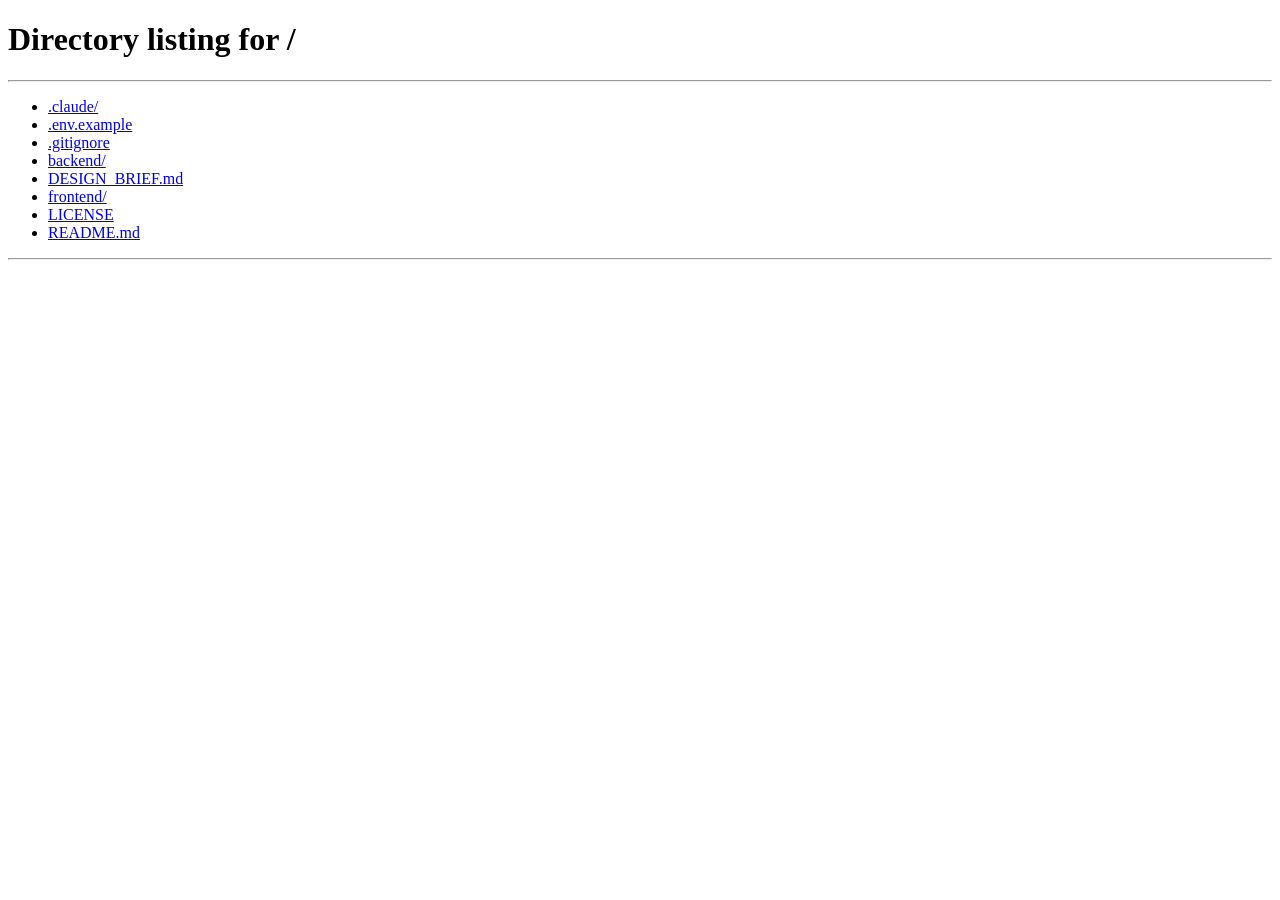
<file: backend/frontend/leaderboards.html>
<!DOCTYPE html>
<html lang="en">
<head>
<meta charset="UTF-8">
<meta name="viewport" content="width=device-width, initial-scale=1.0">
<title>Leaderboards — Mirage Casino</title>
<link rel="stylesheet" href="style.css">
<link rel="stylesheet" href="leaderboards.css">
</head>
<body>
  <div class="app-shell">
    <aside class="sidebar">
      <a href="/" class="brand">Mirage Casino</a>
      <div class="balance-pill">
        <div class="label">Balance</div>
        <div class="value num" id="sidebar-balance">—</div>
      </div>
      <nav class="nav-links">
        <a href="/crash.html" class="nav-link"><span class="nav-icon">🚀</span>Crash</a>
        <a href="/mines.html" class="nav-link"><span class="nav-icon">💣</span>Mines</a>
        <a href="/blackjack.html" class="nav-link"><span class="nav-icon">🃏</span>Blackjack</a>
        <a href="/crates.html" class="nav-link"><span class="nav-icon">🎁</span>Crates</a>
        <a href="/chicken.html" class="nav-link"><span class="nav-icon">🐔</span>Chicken Road</a>
      </nav>
      <div class="sidebar-footer">
        <a href="/leaderboards.html" class="nav-link footer-link">Leaderboards</a>
        <a href="/profile.html" class="nav-link footer-link">Profile</a>
        <span id="sidebar-name"></span>
        <button class="btn-ghost" id="sidebar-logout">Log out</button>
      </div>
    </aside>

    <main class="content">
      <h1>Leaderboards</h1>
      <p class="eyebrow">Rankings across every game</p>

      <select id="board-select">
        <option value="richest">Richest Players</option>
        <option value="biggest-win">Biggest Win</option>
        <option value="most-profit">Most Profit</option>
        <option value="most-wagered">Most Wagered</option>
        <option value="most-games-played">Most Games Played</option>
        <option value="biggest-crash-cashout">Biggest Crash Cashout</option>
        <option value="most-legendary-items">Most Legendary Items</option>
        <option value="daily-winners">Daily Winners</option>
        <option value="weekly-winners">Weekly Winners</option>
        <option value="monthly-winners">Monthly Winners</option>
      </select>

      <div class="card board-card">
        <ol id="board-list" class="board-list"></ol>
      </div>
    </main>
  </div>

  <script src="shell.js"></script>
  <script src="leaderboards.js"></script>
</body>
</html>
</file>
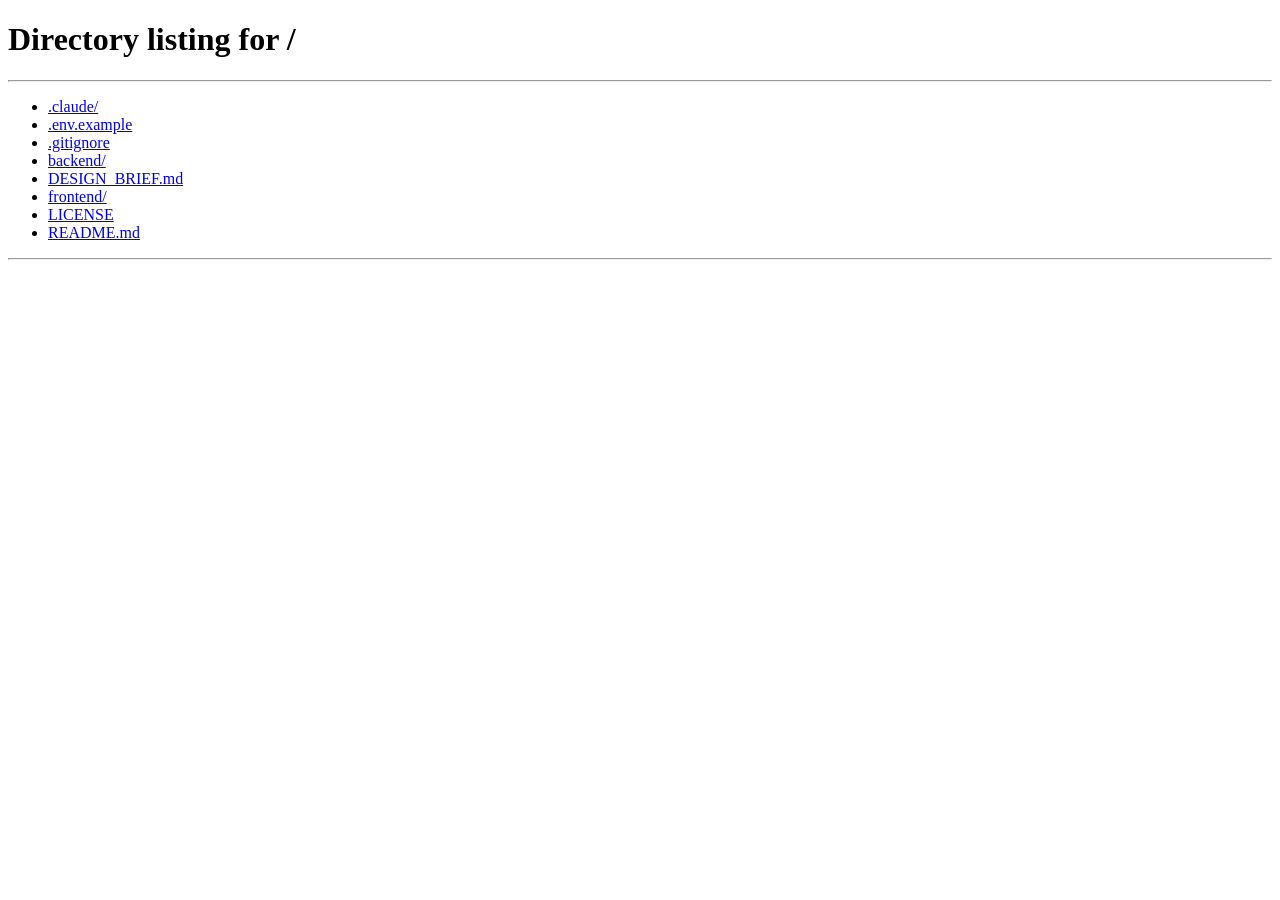
<file: backend/frontend/mines.html>
<!DOCTYPE html>
<html lang="en">
<head>
<meta charset="UTF-8">
<meta name="viewport" content="width=device-width, initial-scale=1.0">
<title>Mines — Mirage Casino</title>
<link rel="stylesheet" href="style.css">
<link rel="stylesheet" href="mines.css">
</head>
<body>
  <div class="app-shell">
    <aside class="sidebar">
      <a href="/" class="brand">Mirage Casino</a>
      <div class="balance-pill">
        <div class="label">Balance</div>
        <div class="value num" id="sidebar-balance">—</div>
      </div>
      <nav class="nav-links">
        <a href="/crash.html" class="nav-link"><span class="nav-icon">🚀</span>Crash</a>
        <a href="/mines.html" class="nav-link"><span class="nav-icon">💣</span>Mines</a>
        <a href="/blackjack.html" class="nav-link"><span class="nav-icon">🃏</span>Blackjack</a>
        <a href="/crates.html" class="nav-link"><span class="nav-icon">🎁</span>Crates</a>
        <a href="/chicken.html" class="nav-link"><span class="nav-icon">🐔</span>Chicken Road</a>
      </nav>
      <div class="sidebar-footer">
        <a href="/leaderboards.html" class="nav-link footer-link">Leaderboards</a>
        <a href="/profile.html" class="nav-link footer-link">Profile</a>
        <span id="sidebar-name"></span>
        <button class="btn-ghost" id="sidebar-logout">Log out</button>
      </div>
    </aside>

    <main class="content">
      <h1>Mines</h1>
      <p class="eyebrow">Reveal safe tiles, cash out any time</p>

      <div class="card mines-board">
        <div class="mines-controls">
          <div>
            <label for="bet-amount">Bet (€)</label>
            <input type="number" id="bet-amount" min="1" step="0.01" value="10.00">
          </div>
          <div>
            <label for="mine-count">Mines</label>
            <input type="number" id="mine-count" min="1" max="24" value="3">
          </div>
          <button id="start-btn" class="btn-primary">Start round</button>
          <button id="cashout-btn" class="btn-gold" disabled>Cash out</button>
        </div>

        <p class="mines-multiplier">Multiplier <strong id="multiplier" class="num">1.00x</strong></p>
        <p id="mines-message" class="message" role="status"></p>
        <div id="grid" class="mines-grid"></div>
      </div>
    </main>
  </div>

  <script src="shell.js"></script>
  <script src="mines.js"></script>
</body>
</html>
</file>
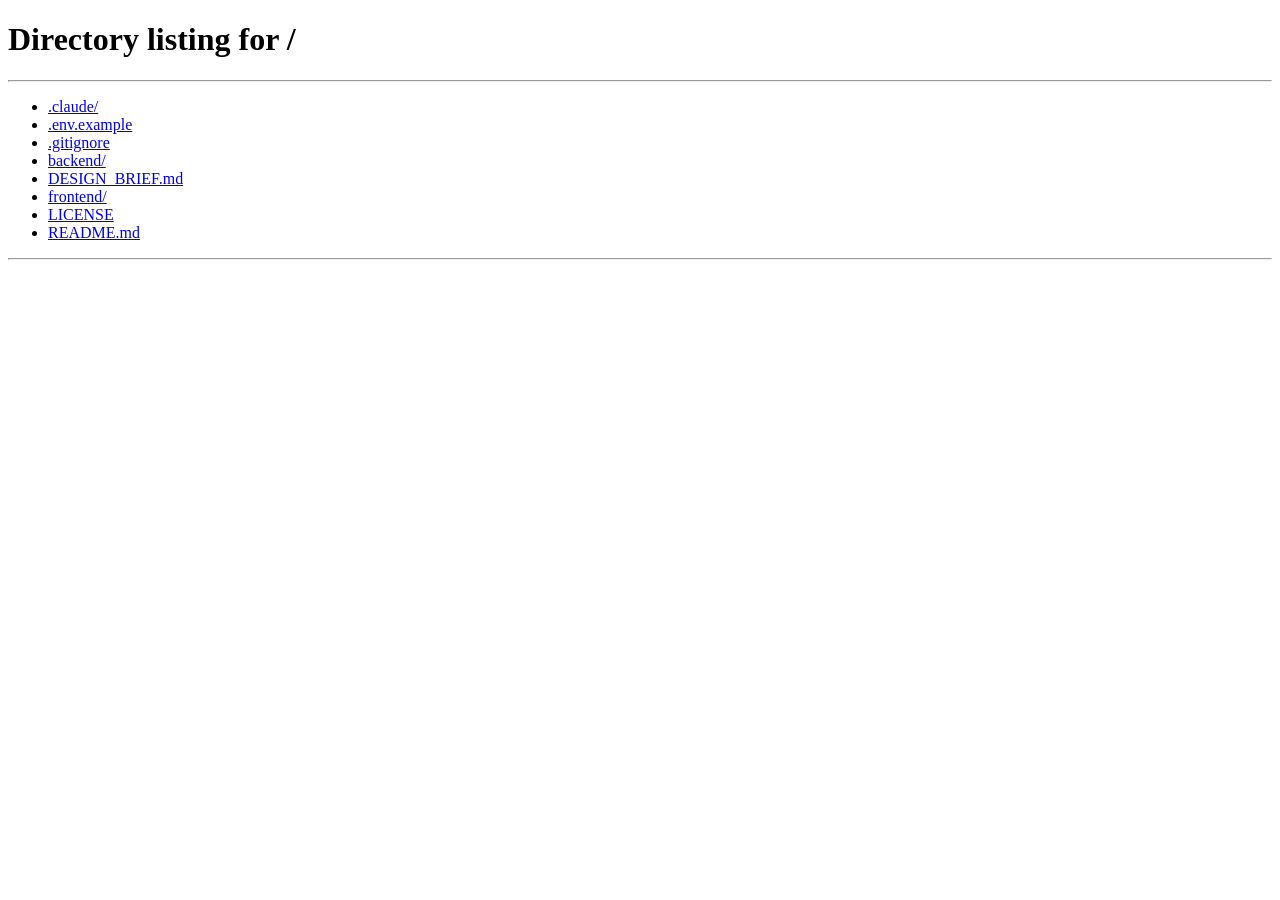
<file: backend/frontend/profile.html>
<!DOCTYPE html>
<html lang="en">
<head>
<meta charset="UTF-8">
<meta name="viewport" content="width=device-width, initial-scale=1.0">
<title>Profile — Mirage Casino</title>
<link rel="stylesheet" href="style.css">
<link rel="stylesheet" href="profile.css">
</head>
<body>
  <div class="app-shell">
    <aside class="sidebar">
      <a href="/" class="brand">Mirage Casino</a>
      <div class="balance-pill">
        <div class="label">Balance</div>
        <div class="value num" id="sidebar-balance">—</div>
      </div>
      <nav class="nav-links">
        <a href="/crash.html" class="nav-link"><span class="nav-icon">🚀</span>Crash</a>
        <a href="/mines.html" class="nav-link"><span class="nav-icon">💣</span>Mines</a>
        <a href="/blackjack.html" class="nav-link"><span class="nav-icon">🃏</span>Blackjack</a>
        <a href="/crates.html" class="nav-link"><span class="nav-icon">🎁</span>Crates</a>
        <a href="/chicken.html" class="nav-link"><span class="nav-icon">🐔</span>Chicken Road</a>
      </nav>
      <div class="sidebar-footer">
        <a href="/leaderboards.html" class="nav-link footer-link">Leaderboards</a>
        <a href="/profile.html" class="nav-link footer-link">Profile</a>
        <span id="sidebar-name"></span>
        <button class="btn-ghost" id="sidebar-logout">Log out</button>
      </div>
    </aside>

    <main class="content">
      <h1 id="profile-name">Profile</h1>
      <p class="eyebrow">Statistics &amp; achievements</p>

      <h2 class="section-title">Statistics</h2>
      <div id="stats-grid" class="stats-grid"></div>

      <h2 class="section-title">Achievements</h2>
      <div id="achievements-list" class="achievements-grid"></div>
    </main>
  </div>

  <script src="shell.js"></script>
  <script src="profile.js"></script>
</body>
</html>
</file>
<file: frontend/style.css>
@import url("https://fonts.googleapis.com/css2?family=Inter:wght@400;500;600;700;800&family=Fraunces:opsz,wght@9..144,600&display=swap");

:root {
  --ink: #06081a;
  --surface-1: rgba(255, 255, 255, 0.04);
  --surface-2: rgba(255, 255, 255, 0.07);
  --surface-3: rgba(255, 255, 255, 0.11);
  --stroke: rgba(255, 255, 255, 0.1);
  --stroke-hover: rgba(255, 255, 255, 0.22);
  --text: #f2f2f7;
  --muted: #9a9db3;

  --grad-brand: linear-gradient(135deg, #6d6bff 0%, #9b5bf5 50%, #35c7e6 100%);
  --grad-gold: linear-gradient(135deg, #f6d675 0%, #d4af37 60%, #b8860b 100%);
  --indigo: #7c83ff;
  --violet: #9b5bf5;
  --cyan: #35c7e6;
  --gold: #d4af37;

  --win: #34c77b;
  --loss: #e5484d;
  --warn: #f5b942;

  --rarity-common: #8b8f9e;
  --rarity-uncommon: #3fa34d;
  --rarity-rare: #3a7bd5;
  --rarity-epic: #9b4dca;
  --rarity-legendary: #d4af37;

  --radius-sm: 8px;
  --radius-md: 14px;
  --radius-lg: 22px;
  --radius-pill: 100px;

  --shadow-card: 0 18px 40px -15px rgba(3, 5, 25, 0.75);
  --shadow-hover: 0 24px 48px -12px rgba(3, 5, 25, 0.85);

  --space-1: 4px;
  --space-2: 8px;
  --space-3: 12px;
  --space-4: 16px;
  --space-5: 24px;
  --space-6: 32px;
  --space-7: 48px;
  --space-8: 60px;

  --font-body: "Inter", system-ui, -apple-system, "Segoe UI", sans-serif;
  --font-serif-display: "Fraunces", Cambria, Georgia, serif;
}

* { box-sizing: border-box; }

[hidden] { display: none !important; }

html, body {
  margin: 0;
  min-height: 100%;
}

body {
  font-family: var(--font-body);
  background: var(--ink);
  color: var(--text);
  min-height: 100vh;
  position: relative;
}

body::before {
  content: "";
  position: fixed;
  inset: 0;
  z-index: 0;
  pointer-events: none;
  background:
    radial-gradient(600px 500px at 10% -5%, rgba(124, 131, 255, 0.22), transparent 60%),
    radial-gradient(700px 600px at 90% 10%, rgba(155, 91, 245, 0.16), transparent 60%),
    radial-gradient(800px 700px at 50% 110%, rgba(53, 199, 230, 0.14), transparent 60%);
}

a { color: var(--cyan); }

code {
  font-family: ui-monospace, "SF Mono", Consolas, monospace;
  word-break: break-all;
}

.num, .money, .multiplier {
  font-variant-numeric: tabular-nums;
}

/* Buttons */
button, .btn {
  font-family: var(--font-body);
  padding: 0.6rem 1.1rem;
  border: none;
  border-radius: var(--radius-sm);
  background: var(--surface-3);
  color: var(--text);
  font-weight: 600;
  font-size: 0.92rem;
  cursor: pointer;
  transition: transform 0.15s ease, box-shadow 0.15s ease, background 0.15s ease, opacity 0.15s ease;
}

button:hover:not(:disabled) { transform: translateY(-2px); }
button:active:not(:disabled) { transform: translateY(1px); }
button:disabled { opacity: 0.5; cursor: default; transform: none; }

.btn-primary {
  background: var(--grad-brand);
  color: #fff;
  box-shadow: 0 10px 24px -8px rgba(124, 131, 255, 0.55);
}

.btn-gold {
  background: var(--grad-gold);
  color: #1a1200;
}

.btn-success { background: var(--win); color: #06210f; }
.btn-danger { background: var(--loss); color: #2b0506; }

.btn-ghost {
  background: transparent;
  border: 1px solid var(--stroke);
}
.btn-ghost:hover:not(:disabled) { border-color: var(--stroke-hover); background: var(--surface-1); }

/* Inputs */
input, select {
  font-family: var(--font-body);
  padding: 0.6rem 0.75rem;
  border-radius: var(--radius-sm);
  border: 1px solid var(--stroke);
  background: rgba(6, 8, 26, 0.55);
  color: var(--text);
  font-size: 0.92rem;
}

input:focus, select:focus, button:focus-visible {
  outline: none;
  border-color: var(--indigo);
  box-shadow: 0 0 0 4px rgba(124, 131, 255, 0.2);
}

label {
  font-size: 0.78rem;
  letter-spacing: 0.05em;
  text-transform: uppercase;
  color: var(--muted);
}

/* Glass card */
.card {
  background: var(--surface-1);
  backdrop-filter: blur(20px) saturate(145%);
  -webkit-backdrop-filter: blur(20px) saturate(145%);
  border: 1px solid var(--stroke);
  border-radius: var(--radius-md);
  box-shadow: var(--shadow-card);
}

/* Badges */
.badge {
  display: inline-flex;
  align-items: center;
  gap: 0.3rem;
  padding: 0.2rem 0.65rem;
  border-radius: var(--radius-pill);
  font-size: 0.72rem;
  font-weight: 700;
  letter-spacing: 0.03em;
  text-transform: uppercase;
  background: var(--surface-2);
  border: 1px solid var(--stroke);
}

.badge-win { color: var(--win); border-color: rgba(52, 199, 123, 0.4); }
.badge-loss { color: var(--loss); border-color: rgba(229, 72, 77, 0.4); }
.badge-bot { color: var(--muted); }

.badge-common { color: var(--rarity-common); border-color: var(--rarity-common); }
.badge-uncommon { color: var(--rarity-uncommon); border-color: var(--rarity-uncommon); }
.badge-rare { color: var(--rarity-rare); border-color: var(--rarity-rare); }
.badge-epic { color: var(--rarity-epic); border-color: var(--rarity-epic); }
.badge-legendary { color: #1a1200; background: var(--grad-gold); border-color: transparent; }

/* App shell: sidebar + content */
.app-shell {
  position: relative;
  z-index: 1;
  display: flex;
  min-height: 100vh;
}

.sidebar {
  width: 228px;
  flex: 0 0 228px;
  padding: var(--space-5) var(--space-4);
  display: flex;
  flex-direction: column;
  gap: var(--space-5);
  background: var(--surface-1);
  border-right: 1px solid var(--stroke);
  backdrop-filter: blur(20px) saturate(145%);
  -webkit-backdrop-filter: blur(20px) saturate(145%);
}

.brand {
  font-family: var(--font-serif-display);
  font-weight: 600;
  font-size: 1.3rem;
  background: var(--grad-brand);
  -webkit-background-clip: text;
  background-clip: text;
  color: transparent;
  text-decoration: none;
}

.balance-pill {
  padding: var(--space-3);
  border-radius: var(--radius-md);
  background: var(--surface-2);
  border: 1px solid var(--stroke);
}

.balance-pill .label {
  font-size: 0.7rem;
  letter-spacing: 0.08em;
  text-transform: uppercase;
  color: var(--muted);
}

.balance-pill .value {
  font-size: 1.35rem;
  font-weight: 700;
  letter-spacing: -0.02em;
  margin-top: 2px;
}

.nav-links {
  display: flex;
  flex-direction: column;
  gap: 2px;
  flex: 1;
}

.nav-links a {
  display: block;
  padding: 0.6rem 0.75rem;
  border-radius: var(--radius-sm);
  color: var(--text);
  text-decoration: none;
  font-size: 0.9rem;
  font-weight: 500;
}

.nav-links a:hover { background: var(--surface-2); }
.nav-links a.active {
  background: var(--surface-3);
  border: 1px solid var(--stroke-hover);
}

.sidebar-footer {
  display: flex;
  flex-direction: column;
  gap: var(--space-2);
  font-size: 0.85rem;
  color: var(--muted);
}

.content {
  flex: 1;
  min-width: 0;
  padding: var(--space-6) var(--space-6);
  max-width: 1100px;
}

.content h1 {
  font-size: 1.6rem;
  margin: 0 0 var(--space-1);
}

.eyebrow {
  font-size: 0.75rem;
  letter-spacing: 0.08em;
  text-transform: uppercase;
  color: var(--muted);
  margin: 0 0 var(--space-4);
}

.message {
  min-height: 1.2rem;
  font-size: 0.9rem;
  color: var(--loss);
}
.message.ok { color: var(--win); }

@media (max-width: 860px) {
  .app-shell { flex-direction: column; }
  .sidebar {
    width: auto;
    flex: none;
    flex-direction: row;
    align-items: center;
    overflow-x: auto;
    border-right: none;
    border-bottom: 1px solid var(--stroke);
  }
  .nav-links { flex-direction: row; }
  .content { padding: var(--space-4); }
}
</file>
<file: frontend/auth.css>
.auth-hero {
  position: relative;
  z-index: 1;
  min-height: 100vh;
  display: flex;
  align-items: center;
  justify-content: center;
  padding: var(--space-6) var(--space-4);
}

.auth-wrap {
  width: 100%;
  max-width: 760px;
  text-align: center;
}

.auth-brand {
  font-size: 2.2rem;
  margin-bottom: var(--space-2);
}

.auth-tagline {
  color: var(--muted);
  margin: 0 0 var(--space-6);
}

.auth-forms {
  display: flex;
  gap: var(--space-5);
  flex-wrap: wrap;
  text-align: left;
}

.auth-card {
  flex: 1 1 260px;
  padding: var(--space-5);
  display: flex;
  flex-direction: column;
  gap: var(--space-2);
}

.auth-card h2 {
  margin: 0 0 var(--space-2);
  font-size: 1.1rem;
}

.auth-card button {
  margin-top: var(--space-2);
}

.auth-dashboard-links {
  display: flex;
  flex-wrap: wrap;
  gap: var(--space-2);
  margin: var(--space-3) 0;
}

.auth-dashboard-links .btn {
  text-decoration: none;
  display: inline-block;
}

@media (max-width: 600px) {
  .auth-forms { flex-direction: column; }
}
</file>
<file: backend/frontend/style.css>
@import url("https://fonts.googleapis.com/css2?family=Open+Sans:wght@400;600;700;800&family=Rubik:wght@400;600;700;800;900&family=Kanit:wght@700;800;900&display=swap");

:root {
  --ink: #041420;
  --bg-start: #062843;
  --bg-end: #011627;
  --panel: #07243a;
  --panel-deep: #04131f;
  --sheen: linear-gradient(223deg, rgba(5, 29, 48, 0.35), rgba(31, 99, 153, 0.1) 50%, rgba(5, 29, 48, 0.35));

  --surface-1: rgba(10, 39, 63, 0.5);
  --surface-2: rgba(9, 34, 54, 0.85);
  --surface-3: rgba(14, 46, 71, 0.95);
  --stroke: rgba(122, 155, 184, 0.16);
  --stroke-hover: rgba(0, 255, 194, 0.4);
  --text: #ffffff;
  --muted: #7a93ac;

  --grad-brand: linear-gradient(255deg, #00ffc2 0%, #00aa6d 100%);
  --grad-gold: linear-gradient(0deg, #ffe600 0%, #fca311 100%);
  --indigo: #3aa0e6;
  --violet: #6953f1;
  --cyan: #00ffc2;
  --gold: #fca311;

  --win: #01e0a3;
  --loss: #f55046;
  --warn: #ffb703;

  --rarity-common: #7a93ac;
  --rarity-uncommon: #00aa6d;
  --rarity-rare: #559ee4;
  --rarity-epic: #6953f1;
  --rarity-legendary: #fca311;

  --radius-sm: 8px;
  --radius-md: 15px;
  --radius-lg: 20px;
  --radius-pill: 100px;

  --shadow-card: 0 18px 38px -18px rgba(1, 8, 16, 0.85);
  --shadow-hover: 0 22px 44px -14px rgba(1, 8, 16, 0.9);

  --space-1: 4px;
  --space-2: 8px;
  --space-3: 12px;
  --space-4: 16px;
  --space-5: 24px;
  --space-6: 32px;
  --space-7: 48px;
  --space-8: 60px;

  --font-body: "Open Sans", system-ui, -apple-system, "Segoe UI", sans-serif;
  --font-display: "Rubik", "Open Sans", sans-serif;
  --font-numeric: "Kanit", "Rubik", sans-serif;
  --font-serif-display: var(--font-display);

  --btn-cut: polygon(8% 0, 92% 0, 100% 22%, 100% 78%, 92% 100%, 8% 100%, 0 78%, 0 22%);
}

* { box-sizing: border-box; }

[hidden] { display: none !important; }

html, body {
  margin: 0;
  min-height: 100%;
}

body {
  font-family: var(--font-body);
  background: var(--ink);
  background: radial-gradient(120% 90% at 50% 0%, var(--bg-start) 0%, var(--bg-end) 55%, #01111f 100%) fixed;
  color: var(--text);
  min-height: 100vh;
  position: relative;
}

body::before {
  content: "";
  position: fixed;
  inset: 0;
  z-index: 0;
  pointer-events: none;
  background:
    radial-gradient(700px 500px at 12% -10%, rgba(0, 255, 194, 0.08), transparent 60%),
    radial-gradient(800px 650px at 92% 0%, rgba(0, 174, 255, 0.06), transparent 60%),
    radial-gradient(900px 700px at 50% 115%, rgba(105, 83, 241, 0.07), transparent 60%);
}

a { color: var(--cyan); }

code {
  font-family: ui-monospace, "SF Mono", Consolas, monospace;
  word-break: break-all;
}

.num, .money, .multiplier {
  font-variant-numeric: tabular-nums;
  font-family: var(--font-numeric);
}

h1, h2, h3, .brand {
  font-family: var(--font-display);
}

/* Buttons */
button, .btn {
  font-family: var(--font-display);
  padding: 0.65rem 1.3rem;
  border: none;
  clip-path: var(--btn-cut);
  background: var(--surface-3);
  color: var(--text);
  font-weight: 800;
  font-size: 0.92rem;
  letter-spacing: 0.01em;
  cursor: pointer;
  transition: transform 0.15s ease, box-shadow 0.15s ease, background 0.15s ease, opacity 0.15s ease;
}

button:hover:not(:disabled) { transform: translateY(-2px); }
button:active:not(:disabled) { transform: translateY(1px); }
button:disabled { opacity: 0.5; cursor: default; transform: none; }

.btn-primary {
  background: var(--grad-brand);
  color: #fff;
  box-shadow: 0 10px 26px -10px rgba(0, 255, 194, 0.5);
}

.btn-gold {
  background: var(--grad-gold);
  color: #1a1200;
  box-shadow: 0 10px 26px -10px rgba(252, 163, 17, 0.45);
}

.btn-success { background: var(--win); color: #04131f; }
.btn-danger { background: var(--loss); color: #fff; }

.btn-ghost {
  background: transparent;
  border: 1px solid var(--stroke);
  clip-path: none;
}
.btn-ghost:hover:not(:disabled) { border-color: var(--stroke-hover); background: var(--surface-1); }

/* Inputs */
input, select {
  font-family: var(--font-body);
  padding: 0.6rem 0.75rem;
  border-radius: var(--radius-sm);
  border: 1px solid var(--stroke);
  background: rgba(4, 19, 32, 0.65);
  color: var(--text);
  font-size: 0.92rem;
}

input:focus, select:focus, button:focus-visible {
  outline: none;
  border-color: var(--cyan);
  box-shadow: 0 0 0 4px rgba(0, 255, 194, 0.18);
}

label {
  font-size: 0.78rem;
  letter-spacing: 0.05em;
  text-transform: uppercase;
  color: var(--muted);
}

/* Flat navy panel with diagonal glass sheen */
.card {
  background:
    linear-gradient(0deg, rgba(0, 0, 0, 0.08), rgba(0, 0, 0, 0.08)),
    var(--sheen),
    var(--panel);
  border: 1px solid var(--stroke);
  border-radius: var(--radius-md);
  box-shadow: var(--shadow-card);
}

/* Badges */
.badge {
  display: inline-flex;
  align-items: center;
  gap: 0.3rem;
  padding: 0.2rem 0.65rem;
  border-radius: var(--radius-pill);
  font-size: 0.72rem;
  font-weight: 700;
  letter-spacing: 0.03em;
  text-transform: uppercase;
  background: var(--surface-2);
  border: 1px solid var(--stroke);
}

.badge-win { color: var(--win); border-color: rgba(1, 224, 163, 0.4); }
.badge-loss { color: var(--loss); border-color: rgba(245, 80, 70, 0.4); }
.badge-bot { color: var(--muted); }

.badge-common { color: var(--rarity-common); border-color: var(--rarity-common); }
.badge-uncommon { color: var(--rarity-uncommon); border-color: var(--rarity-uncommon); }
.badge-rare { color: var(--rarity-rare); border-color: var(--rarity-rare); }
.badge-epic { color: var(--rarity-epic); border-color: var(--rarity-epic); }
.badge-legendary { color: #1a1200; background: var(--grad-gold); border-color: transparent; }

/* App shell: sidebar + content */
.app-shell {
  position: relative;
  z-index: 1;
  display: flex;
  min-height: 100vh;
}

.sidebar {
  width: 228px;
  flex: 0 0 228px;
  padding: var(--space-5) var(--space-4);
  display: flex;
  flex-direction: column;
  gap: var(--space-5);
  background: linear-gradient(180deg, rgba(7, 36, 58, 0.92), rgba(4, 19, 32, 0.96));
  border-right: 1px solid var(--stroke);
}

.brand {
  font-family: var(--font-display);
  font-weight: 800;
  font-size: 1.3rem;
  background: var(--grad-brand);
  -webkit-background-clip: text;
  background-clip: text;
  color: transparent;
  text-decoration: none;
}

.balance-pill {
  padding: var(--space-3);
  border-radius: var(--radius-md);
  background: var(--surface-2);
  border: 1px solid var(--stroke);
}

.balance-pill .label {
  font-size: 0.7rem;
  letter-spacing: 0.08em;
  text-transform: uppercase;
  color: var(--muted);
}

.balance-pill .value {
  font-size: 1.35rem;
  font-weight: 800;
  letter-spacing: -0.01em;
  margin-top: 2px;
  color: var(--cyan);
}

.nav-links {
  display: flex;
  flex-direction: column;
  gap: 2px;
  flex: 1;
}

.nav-links a {
  display: flex;
  align-items: center;
  gap: var(--space-2);
  padding: 0.6rem 0.75rem;
  border-radius: var(--radius-sm);
  color: var(--text);
  text-decoration: none;
  font-size: 0.9rem;
  font-weight: 600;
  border: 1px solid transparent;
}

.nav-links a:hover { background: var(--surface-2); }
.nav-links a.active {
  background: linear-gradient(255deg, rgba(0, 255, 194, 0.14), rgba(0, 170, 109, 0.08));
  border-color: rgba(0, 255, 194, 0.35);
  color: var(--cyan);
}

.nav-icon { display: none; }

.sidebar-footer {
  display: flex;
  flex-direction: column;
  gap: var(--space-2);
  font-size: 0.85rem;
  color: var(--muted);
}

.sidebar-footer .footer-link {
  color: var(--muted);
  text-decoration: none;
  font-weight: 600;
}
.sidebar-footer .footer-link:hover,
.sidebar-footer .footer-link.active { color: var(--cyan); }

.content {
  flex: 1;
  min-width: 0;
  padding: var(--space-6) var(--space-6);
  max-width: 1100px;
}

.content h1 {
  font-size: 1.6rem;
  font-weight: 800;
  margin: 0 0 var(--space-1);
}

.eyebrow {
  font-size: 0.75rem;
  letter-spacing: 0.08em;
  text-transform: uppercase;
  color: var(--muted);
  margin: 0 0 var(--space-4);
}

.message {
  min-height: 1.2rem;
  font-size: 0.9rem;
  color: var(--loss);
}
.message.ok { color: var(--win); }

@media (max-width: 860px) {
  .app-shell { flex-direction: column; }

  .sidebar {
    width: auto;
    flex: none;
    flex-direction: row;
    flex-wrap: wrap;
    align-items: center;
    justify-content: space-between;
    gap: var(--space-2) var(--space-3);
    border-right: none;
    border-bottom: 1px solid var(--stroke);
    padding: var(--space-3) var(--space-4);
  }

  .balance-pill {
    padding: 0.35rem 0.65rem;
  }
  .balance-pill .value { font-size: 1.1rem; }

  .sidebar-footer {
    flex-direction: row;
    align-items: center;
    gap: var(--space-3);
    font-size: 0.78rem;
  }

  /* Games become a fixed bottom tab bar — the primary mobile nav.
     Leaderboards/Profile/name/logout stay in the compact top bar
     (sidebar-footer above), since a 7-item bottom bar doesn't fit. */
  .nav-links {
    position: fixed;
    left: 0;
    right: 0;
    bottom: 0;
    z-index: 40;
    flex-direction: row;
    justify-content: space-around;
    gap: 0;
    margin: 0;
    background: rgba(4, 19, 32, 0.95);
    border-top: 1px solid var(--stroke);
    padding: 6px max(6px, env(safe-area-inset-left, 0px)) calc(6px + env(safe-area-inset-bottom, 0px));
  }

  .nav-links a {
    flex: 1;
    flex-direction: column;
    gap: 2px;
    padding: 4px 2px;
    text-align: center;
    font-size: 0.62rem;
    line-height: 1.15;
    border-radius: var(--radius-sm);
  }

  .nav-icon { display: block; font-size: 1.2rem; }

  .content {
    padding: var(--space-4);
    padding-bottom: calc(72px + var(--space-4));
  }
}
</file>
<file: backend/frontend/auth.css>
.auth-hero {
  position: relative;
  z-index: 1;
  min-height: 100vh;
  display: flex;
  align-items: center;
  justify-content: center;
  padding: var(--space-6) var(--space-4);
}

.auth-wrap {
  width: 100%;
  max-width: 880px;
  text-align: center;
}

.auth-brand {
  font-size: 2.2rem;
  margin-bottom: var(--space-2);
}

.auth-tagline {
  color: var(--muted);
  margin: 0 0 var(--space-6);
}

/* ── Landing page (pre-login) ────────────────────────────────────── */

.landing { margin-bottom: var(--space-6); }

.landing-intro {
  max-width: 640px;
  margin: 0 auto var(--space-6);
  color: var(--muted);
  line-height: 1.6;
  font-size: 0.92rem;
}

.landing-intro code {
  background: var(--surface-2);
  padding: 0.1em 0.4em;
  border-radius: 4px;
  font-size: 0.85em;
}

.fairness-grid {
  display: grid;
  grid-template-columns: repeat(3, 1fr);
  gap: var(--space-4);
  margin-bottom: var(--space-6);
  text-align: left;
}

.fairness-card {
  padding: var(--space-4);
}

.fairness-step {
  font-weight: 700;
  font-size: 0.85rem;
  letter-spacing: 0.03em;
  color: var(--cyan);
  margin-bottom: var(--space-2);
}

.fairness-card p {
  margin: 0;
  color: var(--muted);
  font-size: 0.85rem;
  line-height: 1.5;
}

.landing-heading {
  text-align: left;
  margin-top: 0;
}

.landing .game-lobby-grid {
  grid-template-columns: repeat(5, 1fr);
  margin-bottom: var(--space-6);
}

.game-tile-preview {
  cursor: default;
}

.game-tile-preview:hover {
  transform: none;
  border-color: var(--stroke);
  background: var(--surface-2);
}

@media (max-width: 860px) {
  .fairness-grid { grid-template-columns: 1fr; }
  .landing .game-lobby-grid { grid-template-columns: repeat(2, 1fr); }
}

/* ── Tabbed login / signup ───────────────────────────────────────── */

.auth-section {
  max-width: 380px;
  margin: 0 auto;
  padding: var(--space-5);
  text-align: left;
}

.auth-tabs {
  display: flex;
  gap: 4px;
  margin-bottom: var(--space-4);
  border-bottom: 1px solid var(--stroke);
}

.auth-tab {
  flex: 1;
  background: transparent;
  border: none;
  border-radius: 0;
  padding: var(--space-2) var(--space-3) var(--space-3);
  color: var(--muted);
  border-bottom: 2px solid transparent;
}

.auth-tab.active {
  color: var(--text);
  border-bottom-color: var(--indigo);
}

.auth-tab:hover:not(.active) { color: var(--text); }

.auth-panel {
  display: flex;
  flex-direction: column;
  gap: var(--space-2);
}

.auth-panel button { margin-top: var(--space-2); }

.auth-card {
  flex: 1 1 260px;
  padding: var(--space-5);
  display: flex;
  flex-direction: column;
  gap: var(--space-2);
}

.auth-card h2 {
  margin: 0 0 var(--space-2);
  font-size: 1.1rem;
}

.auth-card button {
  margin-top: var(--space-2);
}

@media (max-width: 600px) {
  .auth-forms { flex-direction: column; }
}

.lobby-card {
  max-width: 640px;
  margin: 0 auto;
  align-items: stretch;
}

.lobby-heading {
  margin-top: var(--space-5);
  text-align: left;
}

.game-lobby-grid {
  display: grid;
  grid-template-columns: repeat(2, 1fr);
  gap: var(--space-3);
}

.game-tile {
  display: flex;
  flex-direction: column;
  align-items: center;
  gap: 4px;
  padding: var(--space-4);
  border-radius: var(--radius-md);
  background: var(--surface-2);
  border: 1px solid var(--stroke);
  text-decoration: none;
  color: var(--text);
  text-align: center;
  transition: transform 0.15s ease, border-color 0.15s ease, background 0.15s ease;
}

.game-tile:hover {
  transform: translateY(-3px);
  border-color: var(--stroke-hover);
  background: var(--surface-3);
}

.game-tile-icon { font-size: 2.4rem; }

.game-tile-name {
  font-weight: 700;
  font-size: 1rem;
}

.game-tile-desc {
  color: var(--muted);
  font-size: 0.8rem;
}

.lobby-footer {
  display: flex;
  flex-wrap: wrap;
  justify-content: center;
  gap: var(--space-2);
  margin-top: var(--space-5);
}

.lobby-footer .btn-ghost {
  text-decoration: none;
  display: inline-flex;
  align-items: center;
}

@media (max-width: 480px) {
  .game-lobby-grid { grid-template-columns: 1fr; }
}
</file>
<file: frontend/blackjack.css>
.bj-board {
  max-width: 720px;
  padding: var(--space-6);
}

.bj-controls, .bj-actions {
  display: flex;
  flex-wrap: wrap;
  gap: var(--space-3);
  align-items: end;
  margin-bottom: var(--space-4);
}

.bj-controls > div { display: flex; flex-direction: column; gap: 4px; }
.bj-controls input { width: 140px; }

.bj-section h2 {
  font-size: 0.78rem;
  letter-spacing: 0.06em;
  text-transform: uppercase;
  color: var(--muted);
  margin: 0 0 var(--space-2);
}

.bj-hand {
  display: flex;
  gap: var(--space-2);
  min-height: 3.2rem;
  margin-bottom: var(--space-4);
}

.bj-card {
  background: var(--surface-2);
  border: 1px solid var(--stroke);
  border-radius: var(--radius-sm);
  padding: 0.6rem 0.9rem;
  font-weight: 700;
  font-size: 1.05rem;
}

.bj-hands {
  display: flex;
  gap: var(--space-4);
  flex-wrap: wrap;
}

.bj-hand-block {
  flex: 1 1 260px;
  border: 1px solid var(--stroke);
  border-radius: var(--radius-md);
  padding: var(--space-3);
  background: var(--surface-1);
}

.bj-hand-block h3 {
  margin: 0 0 var(--space-2);
  font-size: 0.9rem;
  color: var(--muted);
  text-transform: capitalize;
}

.bj-hand-block.active {
  border-color: var(--indigo);
  box-shadow: 0 0 0 4px rgba(124, 131, 255, 0.15);
}
</file>
<file: frontend/crash.css>
.crash-layout {
  display: grid;
  grid-template-columns: 2fr 1fr;
  gap: var(--space-5);
}

.crash-board {
  padding: var(--space-6);
  text-align: center;
}

.multiplier {
  font-size: 4.4rem;
  font-weight: 800;
  letter-spacing: -0.03em;
  background: var(--grad-brand);
  -webkit-background-clip: text;
  background-clip: text;
  color: transparent;
  margin: var(--space-4) 0;
  transition: color 0.2s ease;
}

.multiplier.crashed {
  background: none;
  -webkit-background-clip: unset;
  background-clip: unset;
  color: var(--loss);
}

.phase-banner {
  color: var(--muted);
  min-height: 1.2rem;
  font-size: 0.85rem;
  letter-spacing: 0.04em;
  text-transform: uppercase;
}

.bet-controls {
  display: flex;
  flex-wrap: wrap;
  gap: var(--space-3);
  align-items: end;
  justify-content: center;
  margin-top: var(--space-4);
}

.bet-controls > div { display: flex; flex-direction: column; gap: 4px; text-align: left; }
.bet-controls input { width: 160px; }

.crash-history { margin-top: var(--space-6); text-align: left; }
.crash-history h2 {
  font-size: 0.78rem;
  letter-spacing: 0.06em;
  text-transform: uppercase;
  color: var(--muted);
  margin: 0 0 var(--space-2);
}

.chip-row {
  list-style: none;
  margin: 0;
  padding: 0;
  display: flex;
  flex-wrap: wrap;
  gap: var(--space-2);
}

.chip-row li {
  padding: 0.3rem 0.6rem;
  border-radius: var(--radius-pill);
  background: var(--surface-2);
  border: 1px solid var(--stroke);
  font-size: 0.85rem;
  font-variant-numeric: tabular-nums;
}

.chip-row li.low { color: var(--loss); }
.chip-row li.high { color: var(--win); }

.crash-side {
  display: flex;
  flex-direction: column;
  gap: var(--space-4);
}

.side-panel { padding: var(--space-4); }

.side-panel h2 {
  margin: 0 0 var(--space-2);
  font-size: 0.78rem;
  letter-spacing: 0.06em;
  text-transform: uppercase;
  color: var(--muted);
}

.row-list {
  list-style: none;
  margin: 0;
  padding: 0;
  max-height: 220px;
  overflow-y: auto;
  font-size: 0.88rem;
  display: flex;
  flex-direction: column;
  gap: 4px;
}

.row-list li {
  display: flex;
  justify-content: space-between;
  padding: 0.3rem 0;
  border-bottom: 1px solid var(--stroke);
}

.bot-badge {
  font-size: 0.6rem;
  color: var(--muted);
  border: 1px solid var(--stroke);
  border-radius: 3px;
  padding: 0 0.3rem;
  margin-left: 0.35rem;
  vertical-align: middle;
}

.fair-row { font-size: 0.85rem; color: var(--muted); }

@media (max-width: 860px) {
  .crash-layout { grid-template-columns: 1fr; }
}
</file>
<file: frontend/crates.css>
.section-title {
  font-size: 0.78rem;
  letter-spacing: 0.06em;
  text-transform: uppercase;
  color: var(--muted);
  margin: var(--space-5) 0 var(--space-3);
}

.crate-grid {
  display: grid;
  grid-template-columns: repeat(auto-fill, minmax(200px, 1fr));
  gap: var(--space-4);
}

.crate-card, .item-card {
  padding: var(--space-4);
  text-align: center;
  border-radius: var(--radius-md);
  background: var(--surface-1);
  border: 1px solid var(--stroke);
}

.item-card.rarity-common { border-color: var(--rarity-common); }
.item-card.rarity-uncommon { border-color: var(--rarity-uncommon); }
.item-card.rarity-rare { border-color: var(--rarity-rare); }
.item-card.rarity-epic { border-color: var(--rarity-epic); }
.item-card.rarity-legendary { border-color: var(--rarity-legendary); box-shadow: 0 0 24px -8px rgba(212, 175, 55, 0.5); }

.crate-card .emoji, .item-card .emoji { font-size: 2.2rem; }

.crate-card .crate-desc {
  color: var(--muted);
  font-size: 0.82rem;
  margin: var(--space-1) 0 var(--space-2);
}

.crate-card button, .item-card button {
  margin-top: var(--space-3);
  width: 100%;
}

.crate-odds {
  margin-top: var(--space-3);
  text-align: left;
  font-size: 0.8rem;
  display: flex;
  flex-direction: column;
  gap: 6px;
}

.crate-odds-row {
  display: flex;
  justify-content: space-between;
  gap: var(--space-2);
}

.crate-odds-row .pct { font-variant-numeric: tabular-nums; color: var(--muted); }

.item-sell-value { color: var(--muted); font-size: 0.85rem; margin-top: 2px; }
</file>
<file: frontend/leaderboards.css>
#board-select {
  margin: 0 0 var(--space-4);
  width: 260px;
}

.board-card {
  max-width: 640px;
  padding: var(--space-4) var(--space-5);
}

.board-list {
  list-style: none;
  margin: 0;
  padding: 0;
  display: flex;
  flex-direction: column;
}

.board-list li {
  display: flex;
  align-items: center;
  gap: var(--space-3);
  padding: var(--space-3) 0;
  border-bottom: 1px solid var(--stroke);
}

.board-list li:last-child { border-bottom: none; }

.board-rank {
  width: 1.6rem;
  color: var(--muted);
  font-variant-numeric: tabular-nums;
  font-weight: 700;
}

.board-name { flex: 1; }

.board-value {
  font-variant-numeric: tabular-nums;
  font-weight: 700;
}

.board-extra {
  color: var(--muted);
  font-size: 0.8rem;
}
</file>
<file: frontend/mines.css>
.mines-board {
  max-width: 620px;
  padding: var(--space-6);
  text-align: center;
}

.mines-controls {
  display: flex;
  flex-wrap: wrap;
  gap: var(--space-3);
  align-items: end;
  justify-content: center;
  margin-bottom: var(--space-4);
}

.mines-controls > div { display: flex; flex-direction: column; gap: 4px; text-align: left; }
.mines-controls input { width: 110px; }

.mines-multiplier {
  font-size: 1.1rem;
  color: var(--muted);
}
.mines-multiplier strong { color: var(--text); font-size: 1.4rem; }

.mines-grid {
  display: grid;
  grid-template-columns: repeat(5, 1fr);
  gap: var(--space-2);
  margin-top: var(--space-4);
}

.mines-tile {
  aspect-ratio: 1;
  background: var(--surface-2);
  border: 1px solid var(--stroke);
  border-radius: var(--radius-sm);
  font-size: 1.3rem;
  cursor: pointer;
  color: var(--text);
}

.mines-tile:hover:not(:disabled) { border-color: var(--stroke-hover); }
.mines-tile:disabled { cursor: default; }

.mines-tile.safe {
  background: rgba(52, 199, 123, 0.16);
  border-color: var(--win);
}

.mines-tile.mine {
  background: rgba(229, 72, 77, 0.18);
  border-color: var(--loss);
}
</file>
<file: frontend/profile.css>
.section-title {
  font-size: 0.78rem;
  letter-spacing: 0.06em;
  text-transform: uppercase;
  color: var(--muted);
  margin: var(--space-6) 0 var(--space-3);
}

.stats-grid, .achievements-grid {
  display: grid;
  grid-template-columns: repeat(auto-fill, minmax(190px, 1fr));
  gap: var(--space-3);
}

.stat-card {
  padding: var(--space-4);
  border-radius: var(--radius-md);
  background: var(--surface-1);
  border: 1px solid var(--stroke);
}

.stat-card .label {
  color: var(--muted);
  font-size: 0.72rem;
  letter-spacing: 0.05em;
  text-transform: uppercase;
}

.stat-card .value {
  font-size: 1.35rem;
  font-weight: 700;
  letter-spacing: -0.02em;
  margin-top: 4px;
}

.achievement-card {
  padding: var(--space-4);
  border-radius: var(--radius-md);
  background: var(--surface-1);
  border: 1px solid var(--stroke);
  display: flex;
  flex-direction: column;
  gap: 6px;
}

.achievement-card .ach-icon { font-size: 1.4rem; }
.achievement-card .ach-name { font-weight: 700; }
.achievement-card .ach-desc { font-size: 0.8rem; color: var(--muted); }

.achievement-card.unlocked {
  border-color: var(--gold);
  box-shadow: 0 0 20px -8px rgba(212, 175, 55, 0.45);
}

.achievement-card.locked {
  filter: grayscale(1);
  opacity: 0.5;
}
</file>
<file: backend/frontend/blackjack.css>
.bj-board {
  max-width: 720px;
  padding: var(--space-6);
}

.bj-controls, .bj-actions {
  display: flex;
  flex-wrap: wrap;
  gap: var(--space-3);
  align-items: end;
  margin-bottom: var(--space-4);
}

.bj-controls > div { display: flex; flex-direction: column; gap: 4px; }
.bj-controls input { width: 140px; }

.bj-section h2 {
  font-size: 0.78rem;
  letter-spacing: 0.06em;
  text-transform: uppercase;
  color: var(--muted);
  margin: 0 0 var(--space-2);
}

.bj-hand {
  display: flex;
  gap: var(--space-2);
  min-height: 3.2rem;
  margin-bottom: var(--space-4);
}

.bj-card {
  background: var(--surface-2);
  border: 1px solid var(--stroke);
  border-radius: var(--radius-sm);
  padding: 0.6rem 0.9rem;
  font-weight: 700;
  font-size: 1.05rem;
}

.bj-hands {
  display: flex;
  gap: var(--space-4);
  flex-wrap: wrap;
}

.bj-hand-block {
  flex: 1 1 260px;
  border: 1px solid var(--stroke);
  border-radius: var(--radius-md);
  padding: var(--space-3);
  background: var(--surface-1);
}

.bj-hand-block h3 {
  margin: 0 0 var(--space-2);
  font-size: 0.9rem;
  color: var(--muted);
  text-transform: capitalize;
}

.bj-hand-block.active {
  border-color: var(--indigo);
  box-shadow: 0 0 0 4px rgba(58, 160, 230, 0.18);
}

.hand-value {
  font-weight: 700;
  color: var(--text);
  text-transform: none;
  letter-spacing: normal;
}

.hand-payout {
  font-size: 0.85rem;
  color: var(--muted);
  margin-top: 4px;
}
</file>
<file: backend/frontend/chicken.css>
.chicken-board {
  max-width: 760px;
  padding: var(--space-6);
  text-align: center;
}

.chicken-controls {
  display: flex;
  flex-wrap: wrap;
  gap: var(--space-3);
  align-items: end;
  justify-content: center;
  margin-bottom: var(--space-4);
}

.chicken-controls > div { display: flex; flex-direction: column; gap: 4px; text-align: left; }
.chicken-controls input { width: 110px; }

.difficulty-selector {
  display: flex;
  align-items: center;
  gap: 6px;
  padding: var(--space-2) var(--space-3);
  border-radius: var(--radius-sm);
  border: 1px solid var(--stroke);
  background: var(--surface-1);
}

.qty-label {
  font-size: 0.78rem;
  letter-spacing: 0.05em;
  text-transform: uppercase;
  color: var(--muted);
  margin-right: 2px;
}

.qty-btn {
  padding: 0.35rem 0.7rem;
  font-size: 0.82rem;
  background: transparent;
  border: 1px solid var(--stroke);
}

.qty-btn.active {
  background: var(--grad-brand);
  color: #fff;
  border-color: transparent;
}

.chicken-multiplier {
  font-size: 1.1rem;
  color: var(--muted);
}
.chicken-multiplier strong { color: var(--text); font-size: 1.4rem; }
#next-multiplier-wrap strong { font-size: 1rem; color: var(--muted); }

.chicken-road {
  display: flex;
  flex-wrap: wrap;
  gap: 6px;
  margin-top: var(--space-4);
  justify-content: center;
}

.chicken-lane {
  width: 42px;
  height: 42px;
  display: flex;
  align-items: center;
  justify-content: center;
  font-size: 1.2rem;
  background: var(--surface-2);
  border: 1px solid var(--stroke);
  border-radius: var(--radius-sm);
}

.chicken-lane.crossed {
  background: rgba(1, 224, 163, 0.16);
  border-color: var(--win);
}

.chicken-lane.current {
  background: rgba(58, 160, 230, 0.18);
  border-color: var(--indigo);
  box-shadow: 0 0 0 2px rgba(58, 160, 230, 0.25);
}

.chicken-lane.hit,
.chicken-lane.car {
  background: rgba(245, 80, 70, 0.18);
  border-color: var(--loss);
}

.chicken-lane.clear {
  background: var(--surface-1);
}

@media (max-width: 600px) {
  .chicken-lane { width: 34px; height: 34px; font-size: 1rem; }
}
</file>
<file: backend/frontend/crash.css>
.crash-layout {
  display: grid;
  grid-template-columns: 2fr 1fr;
  gap: var(--space-5);
}

.crash-board {
  padding: var(--space-6);
  text-align: center;
}

.multiplier {
  font-size: 4.4rem;
  font-weight: 800;
  letter-spacing: -0.03em;
  background: var(--grad-brand);
  -webkit-background-clip: text;
  background-clip: text;
  color: transparent;
  margin: var(--space-4) 0;
  transition: color 0.2s ease;
}

.multiplier.crashed {
  background: none;
  -webkit-background-clip: unset;
  background-clip: unset;
  color: var(--loss);
}

.crash-graph {
  width: 100%;
  height: 100px;
  display: block;
  margin: 0 0 var(--space-2);
}

.crash-graph polyline {
  fill: none;
  stroke: url(#crash-graph-grad);
  stroke-width: 2.5;
  vector-effect: non-scaling-stroke;
}

.crash-graph.crashed polyline {
  stroke: var(--loss);
}

.phase-banner {
  color: var(--muted);
  min-height: 1.2rem;
  font-size: 0.85rem;
  letter-spacing: 0.04em;
  text-transform: uppercase;
}

.bet-controls {
  display: flex;
  flex-wrap: wrap;
  gap: var(--space-3);
  align-items: end;
  justify-content: center;
  margin-top: var(--space-4);
}

.bet-controls > div { display: flex; flex-direction: column; gap: 4px; text-align: left; }
.bet-controls input { width: 160px; }

.crash-history { margin-top: var(--space-6); text-align: left; }
.crash-history h2 {
  font-size: 0.78rem;
  letter-spacing: 0.06em;
  text-transform: uppercase;
  color: var(--muted);
  margin: 0 0 var(--space-2);
}

.chip-row {
  list-style: none;
  margin: 0;
  padding: 0;
  display: flex;
  flex-wrap: wrap;
  gap: var(--space-2);
}

.chip-row li {
  padding: 0.3rem 0.6rem;
  border-radius: var(--radius-pill);
  background: var(--surface-2);
  border: 1px solid var(--stroke);
  font-size: 0.85rem;
  font-variant-numeric: tabular-nums;
}

.chip-row li.low { color: var(--loss); }
.chip-row li.high { color: var(--win); }

.crash-side {
  display: flex;
  flex-direction: column;
  gap: var(--space-4);
}

.side-panel { padding: var(--space-4); }

.side-panel h2 {
  margin: 0 0 var(--space-2);
  font-size: 0.78rem;
  letter-spacing: 0.06em;
  text-transform: uppercase;
  color: var(--muted);
}

.row-list {
  list-style: none;
  margin: 0;
  padding: 0;
  max-height: 220px;
  overflow-y: auto;
  font-size: 0.88rem;
  display: flex;
  flex-direction: column;
  gap: 4px;
}

.row-list li {
  display: flex;
  justify-content: space-between;
  padding: 0.3rem 0;
  border-bottom: 1px solid var(--stroke);
}

.bot-badge {
  font-size: 0.6rem;
  color: var(--muted);
  border: 1px solid var(--stroke);
  border-radius: 3px;
  padding: 0 0.3rem;
  margin-left: 0.35rem;
  vertical-align: middle;
}

.fair-row { font-size: 0.85rem; color: var(--muted); }

@media (max-width: 860px) {
  .crash-layout { grid-template-columns: 1fr; }
}
</file>
<file: backend/frontend/crates.css>
.section-title {
  font-size: 0.78rem;
  letter-spacing: 0.06em;
  text-transform: uppercase;
  color: var(--muted);
  margin: var(--space-5) 0 var(--space-3);
}

.crate-grid {
  display: grid;
  grid-template-columns: repeat(auto-fill, minmax(200px, 1fr));
  gap: var(--space-4);
}

.crate-card, .item-card {
  padding: var(--space-4);
  text-align: center;
  border-radius: var(--radius-md);
  background: var(--surface-1);
  border: 1px solid var(--stroke);
}

.item-card.rarity-common { border-color: var(--rarity-common); }
.item-card.rarity-uncommon { border-color: var(--rarity-uncommon); }
.item-card.rarity-rare { border-color: var(--rarity-rare); }
.item-card.rarity-epic { border-color: var(--rarity-epic); }
.item-card.rarity-legendary { border-color: var(--rarity-legendary); box-shadow: 0 0 24px -8px rgba(252, 163, 17, 0.5); }

.crate-card .emoji, .item-card .emoji { font-size: 2.2rem; }

.crate-card .crate-desc {
  color: var(--muted);
  font-size: 0.82rem;
  margin: var(--space-1) 0 var(--space-2);
}

.crate-card button, .item-card button {
  margin-top: var(--space-3);
  width: 100%;
}

.crate-odds {
  margin-top: var(--space-3);
  text-align: left;
  font-size: 0.8rem;
  display: flex;
  flex-direction: column;
  gap: 6px;
}

.crate-odds-row {
  display: flex;
  justify-content: space-between;
  gap: var(--space-2);
}

.crate-odds-row .pct { font-variant-numeric: tabular-nums; color: var(--muted); }

.item-sell-value { color: var(--muted); font-size: 0.85rem; margin-top: 2px; }

.crates-controls {
  display: flex;
  flex-wrap: wrap;
  align-items: center;
  gap: var(--space-3);
  margin: 0 0 var(--space-4);
}

.auto-sell-toggle {
  display: flex;
  align-items: center;
  gap: var(--space-2);
  width: fit-content;
  padding: var(--space-2) var(--space-3);
  border-radius: var(--radius-sm);
  border: 1px solid var(--stroke);
  background: var(--surface-1);
  font-size: 0.85rem;
  color: var(--text);
  cursor: pointer;
  text-transform: none;
  letter-spacing: normal;
}

.auto-sell-toggle input { width: auto; cursor: pointer; }

.qty-selector {
  display: flex;
  align-items: center;
  gap: 6px;
  padding: var(--space-2) var(--space-3);
  border-radius: var(--radius-sm);
  border: 1px solid var(--stroke);
  background: var(--surface-1);
}

.qty-label {
  font-size: 0.78rem;
  letter-spacing: 0.05em;
  text-transform: uppercase;
  color: var(--muted);
  margin-right: 2px;
}

.qty-btn {
  padding: 0.35rem 0.7rem;
  font-size: 0.82rem;
  background: transparent;
  border: 1px solid var(--stroke);
}

.qty-btn.active {
  background: var(--grad-brand);
  color: #fff;
  border-color: transparent;
}

/* ── Crate-opening spin overlay ─────────────────────────────────── */

.spin-overlay {
  position: fixed;
  inset: 0;
  z-index: 50;
  display: flex;
  align-items: center;
  justify-content: center;
  padding: var(--space-4);
  background: rgba(1, 14, 24, 0.82);
  backdrop-filter: blur(6px);
  -webkit-backdrop-filter: blur(6px);
}

.spin-modal {
  width: 100%;
  max-width: 720px;
  padding: var(--space-5);
  display: flex;
  flex-direction: column;
  align-items: center;
  gap: var(--space-4);
}

.spin-viewport {
  position: relative;
  width: 100%;
  max-width: 660px;
  height: 150px;
  overflow: hidden;
  border-radius: var(--radius-md);
  background: var(--surface-2);
  border: 1px solid var(--stroke);
  mask-image: linear-gradient(90deg, transparent 0%, black 12%, black 88%, transparent 100%);
  -webkit-mask-image: linear-gradient(90deg, transparent 0%, black 12%, black 88%, transparent 100%);
}

.spin-pointer {
  position: absolute;
  top: 0;
  bottom: 0;
  left: 50%;
  width: 2px;
  transform: translateX(-50%);
  background: var(--gold);
  box-shadow: 0 0 12px 2px rgba(252, 163, 17, 0.7);
  z-index: 2;
}

.spin-track {
  position: absolute;
  top: 0;
  left: 0;
  height: 100%;
  display: flex;
  will-change: transform;
}

.spin-cell {
  flex: 0 0 140px;
  width: 140px;
  height: 100%;
  display: flex;
  flex-direction: column;
  align-items: center;
  justify-content: center;
  gap: 6px;
  border-right: 1px solid var(--stroke);
  background: var(--surface-1);
  text-align: center;
  padding: 0 var(--space-2);
}

.spin-cell.rarity-common { box-shadow: inset 0 -3px 0 var(--rarity-common); }
.spin-cell.rarity-uncommon { box-shadow: inset 0 -3px 0 var(--rarity-uncommon); }
.spin-cell.rarity-rare { box-shadow: inset 0 -3px 0 var(--rarity-rare); }
.spin-cell.rarity-epic { box-shadow: inset 0 -3px 0 var(--rarity-epic); }
.spin-cell.rarity-legendary { box-shadow: inset 0 -3px 0 var(--rarity-legendary); }

.spin-cell .emoji { font-size: 2rem; }

.spin-cell-name {
  font-size: 0.72rem;
  color: var(--muted);
  line-height: 1.2;
  white-space: nowrap;
  overflow: hidden;
  text-overflow: ellipsis;
  max-width: 100%;
}

.spin-batch-info {
  display: flex;
  align-items: center;
  gap: var(--space-3);
  font-size: 0.85rem;
  color: var(--muted);
}

.spin-result {
  text-align: center;
  animation: spin-result-reveal 0.35s ease-out;
}

.spin-result-name {
  font-size: 1.2rem;
  font-weight: 700;
}

.spin-result-value {
  color: var(--muted);
  font-size: 0.95rem;
  margin-top: 4px;
}

.spin-result-actions {
  display: flex;
  gap: var(--space-2);
  justify-content: center;
  margin-top: var(--space-3);
}

@keyframes spin-result-reveal {
  from { opacity: 0; transform: translateY(6px) scale(0.97); }
  to { opacity: 1; transform: translateY(0) scale(1); }
}

@media (max-width: 600px) {
  .spin-viewport { max-width: 100%; }
}
</file>
<file: backend/frontend/leaderboards.css>
#board-select {
  margin: 0 0 var(--space-4);
  width: 260px;
}

.board-card {
  max-width: 640px;
  padding: var(--space-4) var(--space-5);
}

.board-list {
  list-style: none;
  margin: 0;
  padding: 0;
  display: flex;
  flex-direction: column;
}

.board-list li {
  display: flex;
  align-items: center;
  gap: var(--space-3);
  padding: var(--space-3) 0;
  border-bottom: 1px solid var(--stroke);
}

.board-list li:last-child { border-bottom: none; }

.board-rank {
  width: 1.6rem;
  color: var(--muted);
  font-variant-numeric: tabular-nums;
  font-weight: 700;
}

.board-name { flex: 1; }

.board-value {
  font-variant-numeric: tabular-nums;
  font-weight: 700;
}

.board-extra {
  color: var(--muted);
  font-size: 0.8rem;
}
</file>
<file: backend/frontend/mines.css>
.mines-board {
  max-width: 620px;
  padding: var(--space-6);
  text-align: center;
}

.mines-controls {
  display: flex;
  flex-wrap: wrap;
  gap: var(--space-3);
  align-items: end;
  justify-content: center;
  margin-bottom: var(--space-4);
}

.mines-controls > div { display: flex; flex-direction: column; gap: 4px; text-align: left; }
.mines-controls input { width: 110px; }

.mines-multiplier {
  font-size: 1.1rem;
  color: var(--muted);
}
.mines-multiplier strong { color: var(--text); font-size: 1.4rem; }

.mines-grid {
  display: grid;
  grid-template-columns: repeat(5, 1fr);
  gap: var(--space-2);
  margin-top: var(--space-4);
}

.mines-tile {
  aspect-ratio: 1;
  background: var(--surface-2);
  border: 1px solid var(--stroke);
  border-radius: var(--radius-sm);
  clip-path: none;
  font-size: 1.3rem;
  cursor: pointer;
  color: var(--text);
}

.mines-tile:hover:not(:disabled) { border-color: var(--stroke-hover); }
.mines-tile:disabled { cursor: default; }

.mines-tile.safe {
  background: rgba(1, 224, 163, 0.16);
  border-color: var(--win);
}

.mines-tile.mine {
  background: rgba(245, 80, 70, 0.18);
  border-color: var(--loss);
}
</file>
<file: backend/frontend/profile.css>
.section-title {
  font-size: 0.78rem;
  letter-spacing: 0.06em;
  text-transform: uppercase;
  color: var(--muted);
  margin: var(--space-6) 0 var(--space-3);
}

.stats-grid, .achievements-grid {
  display: grid;
  grid-template-columns: repeat(auto-fill, minmax(190px, 1fr));
  gap: var(--space-3);
}

.stat-card {
  padding: var(--space-4);
  border-radius: var(--radius-md);
  background: var(--surface-1);
  border: 1px solid var(--stroke);
}

.stat-card .label {
  color: var(--muted);
  font-size: 0.72rem;
  letter-spacing: 0.05em;
  text-transform: uppercase;
}

.stat-card .value {
  font-size: 1.35rem;
  font-weight: 700;
  letter-spacing: -0.02em;
  margin-top: 4px;
}

.achievement-card {
  padding: var(--space-4);
  border-radius: var(--radius-md);
  background: var(--surface-1);
  border: 1px solid var(--stroke);
  display: flex;
  flex-direction: column;
  gap: 6px;
}

.achievement-card .ach-icon { font-size: 1.4rem; }
.achievement-card .ach-name { font-weight: 700; }
.achievement-card .ach-desc { font-size: 0.8rem; color: var(--muted); }

.achievement-card.unlocked {
  border-color: var(--gold);
  box-shadow: 0 0 20px -8px rgba(252, 163, 17, 0.45);
}

.achievement-card.locked {
  filter: grayscale(1);
  opacity: 0.5;
}
</file>
